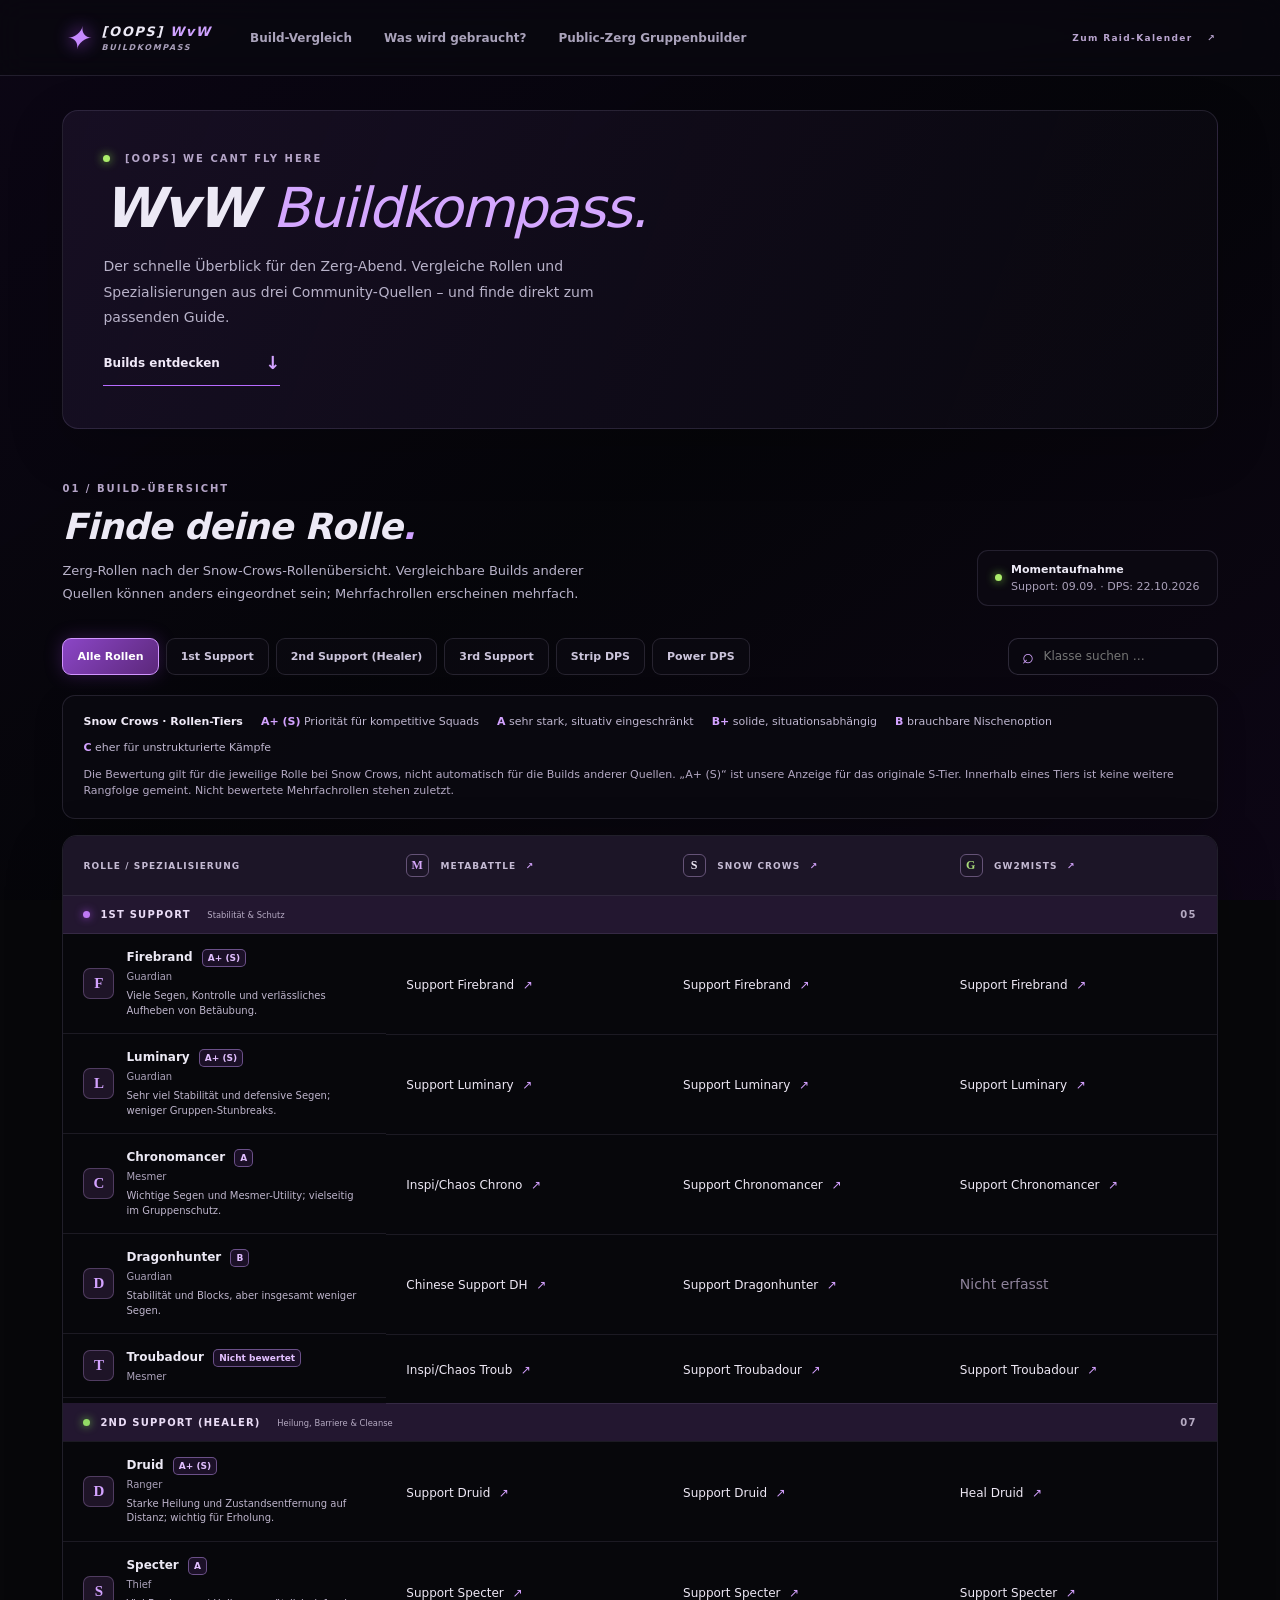
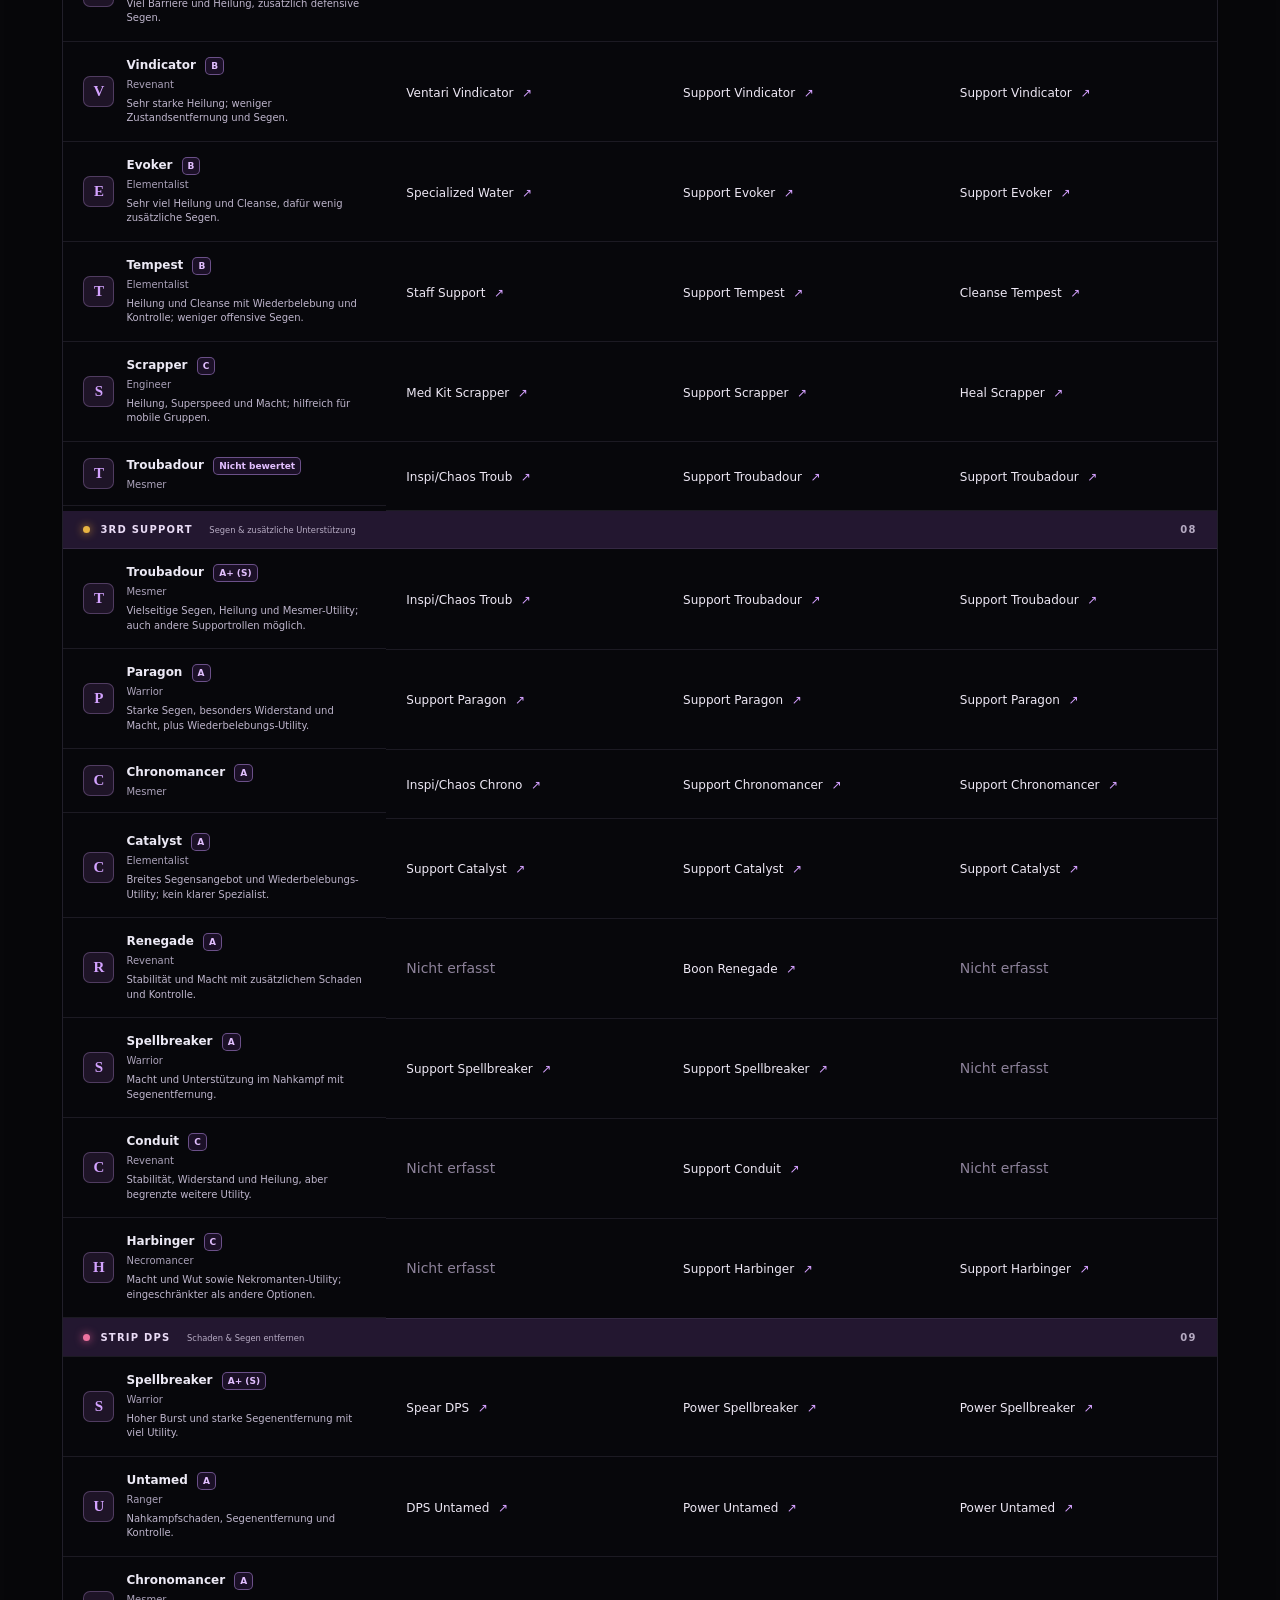
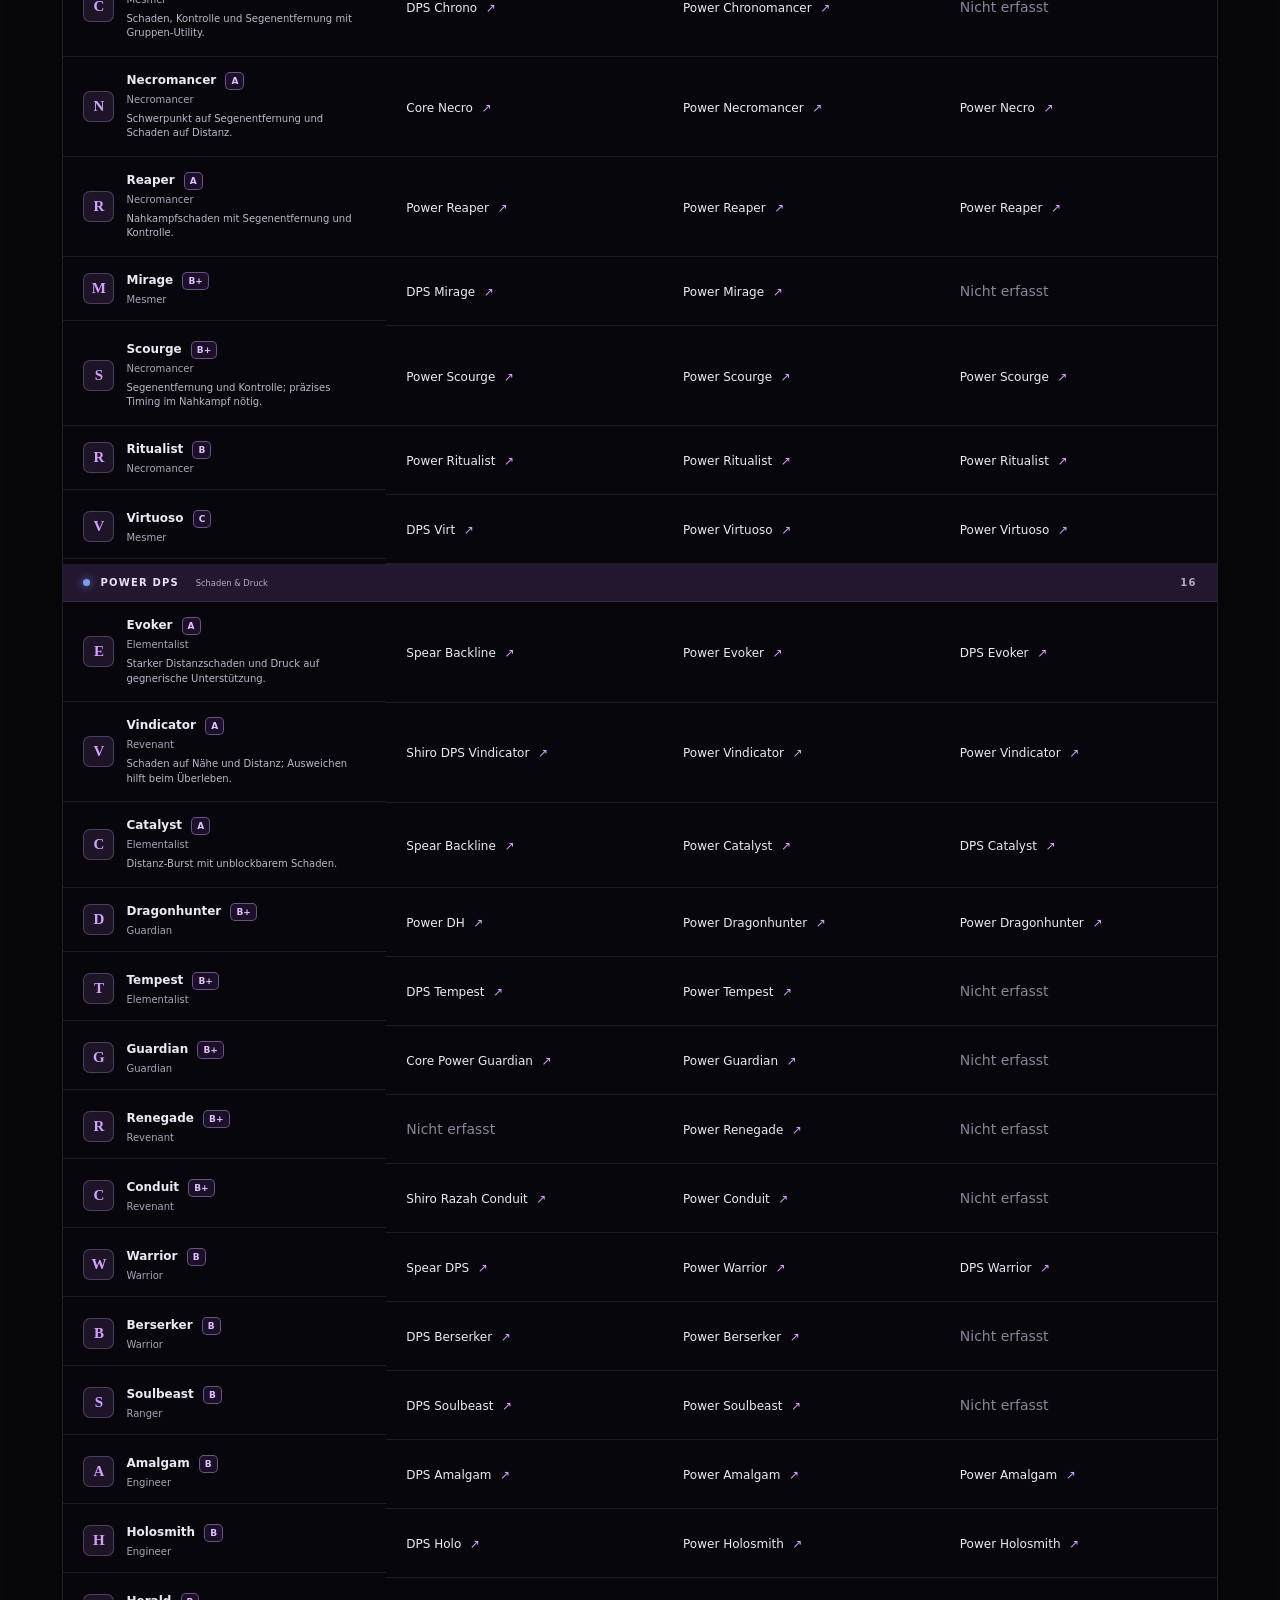
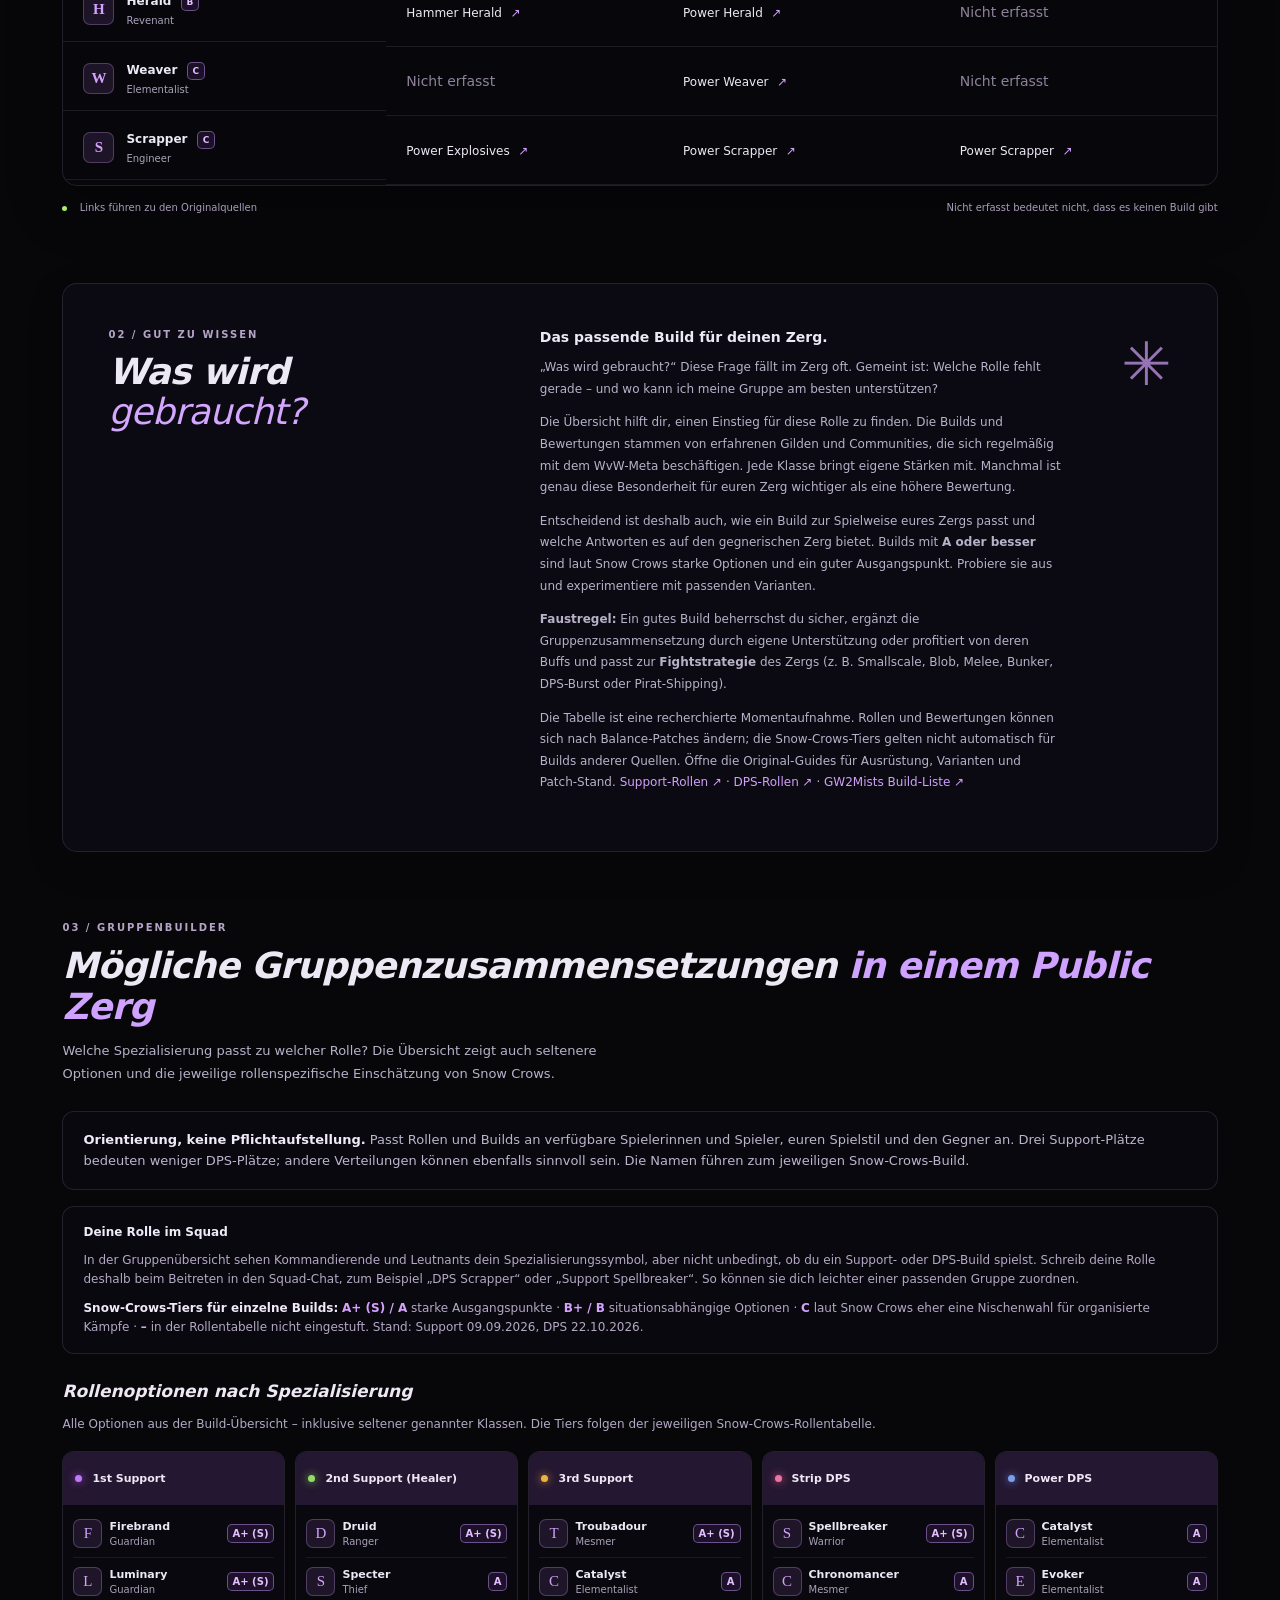
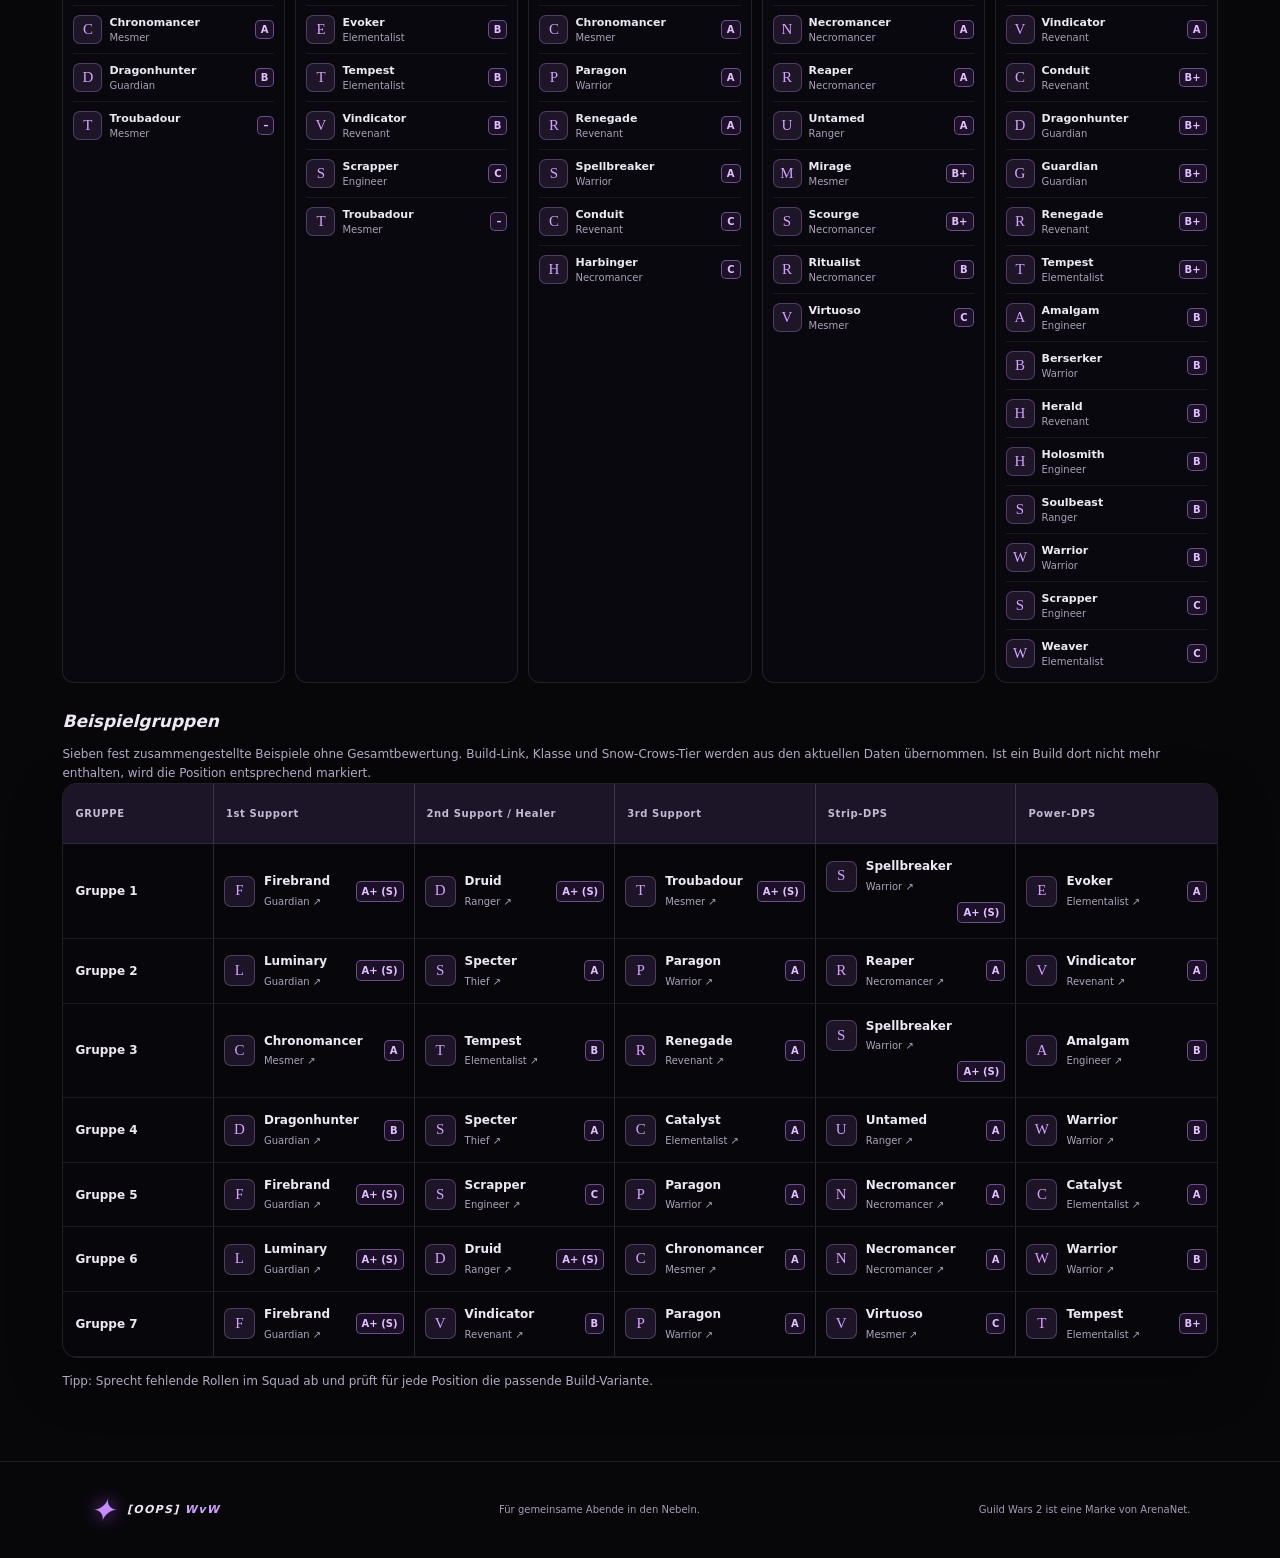
<file: builds/index.html>
<!doctype html>
<html lang="de">

<head>
    <meta charset="utf-8">
    <meta name="viewport" content="width=device-width, initial-scale=1">
    <meta name="description" content="WvW-Zerg-Builds nach Rolle und Quelle vergleichen.">
    <title>Buildkompass · WvW</title>
    <link rel="stylesheet" href="style.css">
</head>

<body>
    <header>
        <div class="brand"><span class="brandmark">✦</span><span>[OOPS] <span
                    class="accent">WvW</span><small>BUILDKOMPASS</small></span></div>
        <nav aria-label="Seitennavigation">
            <a href="#vergleich">Build-Vergleich</a>
            <a href="#quellen">Was wird gebraucht?</a>
            <a href="#gruppenbuilder">Public-Zerg Gruppenbuilder</a>
        </nav>
        <a class="header-tag" href="https://raids.joinoops.win/" target="_blank" rel="noopener noreferrer">Zum Raid-Kalender <span aria-hidden="true">↗</span></a>
    </header>
    <main>
        <section class="hero">
            <div class="hero-copy">
                <div class="eyebrow"><span class="dot"></span> [OOPS] WE CANT FLY HERE</div>
                <h1>WvW <em>Buildkompass.</em></h1>
                <p>Der schnelle Überblick für den Zerg-Abend. Vergleiche Rollen und Spezialisierungen aus
                    drei Community-Quellen – und finde direkt zum passenden Guide.</p><a class="hero-link"
                    href="#vergleich">Builds entdecken <span>↓</span></a>
            </div>
        </section>
        <section class="overview" id="vergleich">
            <div class="section-top">
                <div>
                    <div class="eyebrow gold">01 / BUILD-ÜBERSICHT</div>
                    <h2>Finde deine Rolle<span class="accent">.</span></h2>
                    <p>Zerg-Rollen nach der Snow-Crows-Rollenübersicht. Vergleichbare Builds anderer Quellen können
                        anders eingeordnet sein; Mehrfachrollen erscheinen mehrfach.</p>
                </div>
                <div class="snapshot"><span class="dot"></span>
                    <div><b>Momentaufnahme</b><small>Support: 09.09. · DPS: 22.10.2026</small></div>
                </div>
            </div>
            <div class="toolbar">
                <div class="filters" role="group" aria-label="Nach Rolle filtern"><button class="selected"
                        data-role="Alle">Alle Rollen</button><button data-role="1st Support">1st Support</button><button
                        data-role="2nd Support (Healer)">2nd Support (Healer)</button><button
                        data-role="3rd Support">3rd Support</button><button data-role="Strip DPS">Strip
                        DPS</button><button data-role="Power DPS">Power DPS</button></div><label
                    class="search"><span>⌕</span><input id="search" type="search" placeholder="Klasse suchen …"
                        aria-label="Klasse oder Build suchen"></label>
            </div>
            <div class="tier-legend"><strong>Snow Crows · Rollen-Tiers</strong><span><b>A+ (S)</b> Priorität für
                    kompetitive Squads</span><span><b>A</b> sehr stark, situativ eingeschränkt</span><span><b>B+</b>
                    solide, situationsabhängig</span><span><b>B</b> brauchbare Nischenoption</span><span><b>C</b> eher
                    für unstrukturierte Kämpfe</span>
                <p>Die Bewertung gilt für die jeweilige Rolle bei Snow Crows, nicht automatisch für die Builds anderer
                    Quellen. „A+ (S)“ ist unsere Anzeige für das originale S-Tier. Innerhalb eines Tiers ist keine
                    weitere Rangfolge gemeint. Nicht bewertete Mehrfachrollen stehen zuletzt.</p>
            </div>
            <div class="table-wrap">
                <table>
                    <thead>
                        <tr>
                            <th>ROLLE / SPEZIALISIERUNG</th>
                            <th><span class="source-icon mb">M</span> METABATTLE <a
                                    href="https://metabattle.com/wiki/WvW" target="_blank" rel="noopener">↗</a></th>
                            <th><span class="source-icon sc">S</span> SNOW CROWS <a
                                    href="https://snowcrows.com/builds/wvw" target="_blank" rel="noopener">↗</a></th>
                            <th><span class="source-icon gm">G</span> GW2MISTS <a
                                    href="https://gw2mists.com/de/community/builds" target="_blank" rel="noopener">↗</a>
                            </th>
                        </tr>
                    </thead>
                    <tbody id="rows"></tbody>
                </table>
                <p id="empty" hidden>Keine passenden Builds gefunden. Versuche einen anderen Suchbegriff.</p>
            </div>
            <div class="table-footer"><span><i class="dot"></i> Links führen zu den Originalquellen</span><span>Nicht
                    erfasst bedeutet nicht, dass es keinen Build gibt</span></div>
        </section>

        <section class="note" id="quellen">
            <div>
                <div class="eyebrow gold">02 / GUT ZU WISSEN</div>
                <h2>Was wird<br><em>gebraucht?</em></h2>
            </div>
            <div>
                <h3>Das passende Build für deinen Zerg.</h3>
                <p>„Was wird gebraucht?“ Diese Frage fällt im Zerg oft. Gemeint ist: Welche Rolle fehlt gerade – und wo
                    kann ich meine Gruppe am besten unterstützen?</p>
                <p>Die Übersicht hilft dir, einen Einstieg für diese Rolle zu finden. Die Builds und Bewertungen stammen
                    von erfahrenen Gilden und Communities, die sich regelmäßig mit dem WvW-Meta beschäftigen. Jede
                    Klasse bringt eigene Stärken mit. Manchmal ist genau diese Besonderheit für euren Zerg wichtiger als
                    eine höhere Bewertung.</p>
                <p>Entscheidend ist deshalb auch, wie ein Build zur Spielweise eures Zergs passt und welche Antworten es
                    auf den gegnerischen Zerg bietet. Builds mit <strong>A oder besser</strong> sind laut Snow Crows
                    starke Optionen und ein guter Ausgangspunkt. Probiere sie aus und experimentiere mit passenden
                    Varianten.</p>
                <p><strong>Faustregel:</strong> Ein gutes Build beherrschst du sicher, ergänzt die Gruppenzusammensetzung
                    durch eigene Unterstützung oder profitiert von deren Buffs und passt zur
                    <strong>Fightstrategie</strong> des Zergs (z. B. Smallscale, Blob, Melee, Bunker, DPS-Burst oder
                    Pirat-Shipping).</p>
                <p class="source-note">Die Tabelle ist eine recherchierte Momentaufnahme. Rollen und Bewertungen können
                    sich nach Balance-Patches ändern; die Snow-Crows-Tiers gelten nicht automatisch für Builds anderer
                    Quellen. Öffne die Original-Guides für Ausrüstung, Varianten und Patch-Stand. <a
                        href="https://snowcrows.com/news/wvw/wvw-tier-list-for-support-builds-august-2026">Support-Rollen
                        ↗</a> · <a
                        href="https://snowcrows.com/news/wvw/wvw-tier-list-for-dps-builds-august-2026">DPS-Rollen ↗</a>
                    · <a href="https://gw2mists.com/en/builds" target="_blank" rel="noopener">GW2Mists Build-Liste ↗</a>
                </p>
            </div>
            <div class="note-number">✳</div>
        </section>
        <section class="builder" id="gruppenbuilder" aria-labelledby="builder-title">
            <div class="section-top"><div><div class="eyebrow gold">03 / GRUPPENBUILDER</div>
                <h2 id="builder-title">Mögliche Gruppenzusammensetzungen <span class="accent">in einem Public Zerg</span></h2>
                <p>Welche Spezialisierung passt zu welcher Rolle? Die Übersicht zeigt auch seltenere Optionen und die jeweilige rollenspezifische Einschätzung von Snow Crows.</p>
            </div></div>
            <div class="builder-intro"><strong>Orientierung, keine Pflichtaufstellung.</strong> Passt Rollen und Builds an verfügbare Spielerinnen und Spieler, euren Spielstil und den Gegner an. Drei Support-Plätze bedeuten weniger DPS-Plätze; andere Verteilungen können ebenfalls sinnvoll sein. Die Namen führen zum jeweiligen Snow-Crows-Build.</div>
            <div class="builder-rating"><strong>Deine Rolle im Squad</strong><p>In der Gruppenübersicht sehen Kommandierende und Leutnants dein Spezialisierungssymbol, aber nicht unbedingt, ob du ein Support- oder DPS-Build spielst. Schreib deine Rolle deshalb beim Beitreten in den Squad-Chat, zum Beispiel „DPS Scrapper“ oder „Support Spellbreaker“. So können sie dich leichter einer passenden Gruppe zuordnen.</p><p><strong>Snow-Crows-Tiers für einzelne Builds:</strong> <b>A+ (S) / A</b> starke Ausgangspunkte · <b>B+ / B</b> situationsabhängige Optionen · <b>C</b> laut Snow Crows eher eine Nischenwahl für organisierte Kämpfe · <b>–</b> in der Rollentabelle nicht eingestuft. Stand: Support 09.09.2026, DPS 22.10.2026.</p></div>
            <h3 class="role-options-title">Rollenoptionen nach Spezialisierung</h3><p class="builder-foot">Alle Optionen aus der Build-Übersicht – inklusive seltener genannter Klassen. Die Tiers folgen der jeweiligen Snow-Crows-Rollentabelle.</p>
            <div id="role-options" class="role-options" aria-label="Spezialisierungen nach Rolle"><p>Rollenoptionen werden geladen …</p></div>
            <h3 class="role-options-title">Beispielgruppen</h3><p class="builder-foot">Sieben fest zusammengestellte Beispiele ohne Gesamtbewertung. Build-Link, Klasse und Snow-Crows-Tier werden aus den aktuellen Daten übernommen. Ist ein Build dort nicht mehr enthalten, wird die Position entsprechend markiert.</p>
            <div class="table-wrap builder-wrap"><table class="builder-table"><caption class="sr-only">Sieben beispielhafte Zerg-Gruppen mit Snow-Crows-Rollentiers</caption><thead><tr><th scope="col">GRUPPE</th><th scope="col">1st Support</th><th scope="col">2nd Support / Healer</th><th scope="col">3rd Support</th><th scope="col">Strip-DPS</th><th scope="col">Power-DPS</th></tr></thead><tbody id="example-groups"></tbody></table></div>
            <p class="builder-foot">Tipp: Sprecht fehlende Rollen im Squad ab und prüft für jede Position die passende Build-Variante.</p>
        </section>
    </main>
    <footer>
        <div class="brand"><span class="brandmark">✦</span><span>[OOPS] <span class="accent">WvW</span></span></div>
        <span>Für gemeinsame Abende in den Nebeln.</span><span>Guild Wars 2 ist eine Marke von ArenaNet.</span>
    </footer>
    <script src="icons.js"></script>
    <script src="app.js"></script>
</body>

</html>
</file>
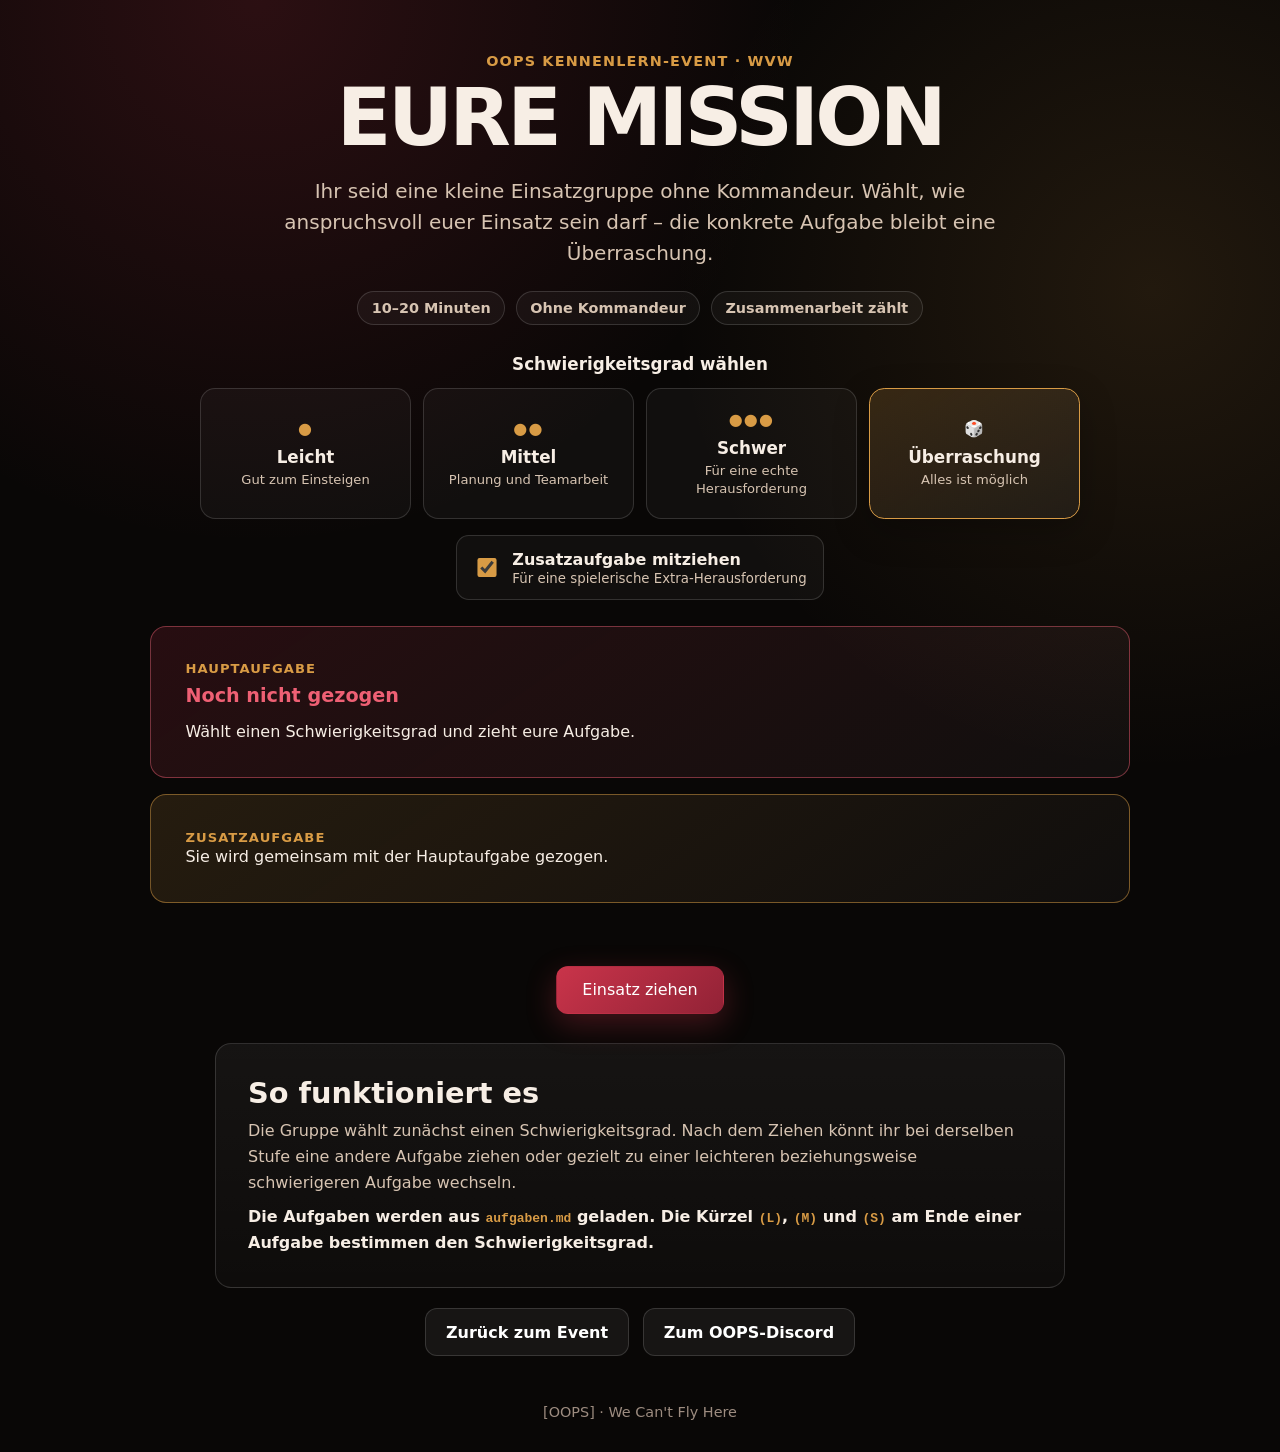
<file: aufgaben.html>
<!doctype html>
<html lang="de">
<head>
  <meta charset="utf-8">
  <meta name="viewport" content="width=device-width, initial-scale=1">
  <meta name="description" content="Zufällige WvW-Gruppenaufgaben für das OOPS Kennenlern-Event.">
  <meta name="theme-color" content="#120b09">
  <title>[OOPS] Einsatzgruppen-Aufgabe</title>
  <link rel="stylesheet" href="styles.css">
  <link rel="stylesheet" href="aufgaben.css">
  <script src="aufgaben.js" defer></script>
</head>
<body>
  <main>
    <section class="hero task-page" id="task-page" aria-labelledby="task-title">
      <div class="eyebrow">OOPS Kennenlern-Event · WvW</div>
      <h1 id="task-title">Eure Mission</h1>

      <div class="before-draw">
        <p class="intro">Ihr seid eine kleine Einsatzgruppe ohne Kommandeur. Wählt, wie anspruchsvoll euer Einsatz sein darf – die konkrete Aufgabe bleibt eine Überraschung.</p>

        <div class="task-rules" aria-label="Rahmenbedingungen">
          <span>10–20 Minuten</span>
          <span>Ohne Kommandeur</span>
          <span>Zusammenarbeit zählt</span>
        </div>

        <fieldset class="difficulty-picker">
          <legend>Schwierigkeitsgrad wählen</legend>
          <div class="difficulty-options">
            <label class="difficulty-option difficulty-easy">
              <input type="radio" name="difficulty" value="L">
              <span class="difficulty-symbol" aria-hidden="true">●</span>
              <strong>Leicht</strong>
              <small>Gut zum Einsteigen</small>
            </label>
            <label class="difficulty-option difficulty-medium">
              <input type="radio" name="difficulty" value="M">
              <span class="difficulty-symbol" aria-hidden="true">●●</span>
              <strong>Mittel</strong>
              <small>Planung und Teamarbeit</small>
            </label>
            <label class="difficulty-option difficulty-hard">
              <input type="radio" name="difficulty" value="S">
              <span class="difficulty-symbol" aria-hidden="true">●●●</span>
              <strong>Schwer</strong>
              <small>Für eine echte Herausforderung</small>
            </label>
            <label class="difficulty-option difficulty-random">
              <input type="radio" name="difficulty" value="random" checked>
              <span class="difficulty-symbol" aria-hidden="true">🎲</span>
              <strong>Überraschung</strong>
              <small>Alles ist möglich</small>
            </label>
          </div>
        </fieldset>

        <label class="bonus-toggle">
          <input type="checkbox" id="include-bonus" checked>
          <span>
            <strong>Zusatzaufgabe mitziehen</strong>
            <small>Für eine spielerische Extra-Herausforderung</small>
          </span>
        </label>
      </div>

      <section class="mission-panel" aria-live="polite" aria-atomic="true">
        <div class="mission-card main-mission-card">
          <div class="mission-heading">
            <p class="mission-label">Hauptaufgabe</p>
            <span class="difficulty-badge" id="difficulty-badge" hidden></span>
          </div>
          <p class="mission-category" id="category">Noch nicht gezogen</p>
          <p class="mission-text" id="main-task">Wählt einen Schwierigkeitsgrad und zieht eure Aufgabe.</p>
        </div>

        <div class="mission-card bonus-card" id="bonus-card">
          <p class="mission-label">Zusatzaufgabe</p>
          <p class="mission-text" id="bonus-task">Sie wird gemeinsam mit der Hauptaufgabe gezogen.</p>
        </div>

        <div class="mission-guidance" hidden>
          <p>Passt Ziel, Karte oder Feste gemeinsam an die aktuelle Spielsituation an. Ein guter Plan, klare Rollen und Zusammenarbeit sind wichtiger als ein perfekter Erfolg.</p>
        </div>

        <p class="mission-time" hidden>Plant für euren Einsatz etwa 15 Minuten ein.</p>
        <p id="task-status" class="status" role="status"></p>
      </section>

      <div class="actions task-actions before-draw">
        <button class="button primary" id="draw-task" type="button">Einsatz ziehen</button>
      </div>

      <div class="actions task-actions after-draw" hidden>
        <button class="button secondary difficulty-action" id="draw-easier" type="button">Leichter</button>
        <button class="button primary" id="draw-again" type="button">Andere Aufgabe</button>
        <button class="button secondary difficulty-action" id="draw-harder" type="button">Schwieriger</button>
        <button class="button secondary" id="copy-task" type="button">Aufgabe kopieren</button>
        <button class="button text-button" id="change-selection" type="button">Auswahl ändern</button>
      </div>

      <div class="event-info compact-info before-draw">
        <h2>So funktioniert es</h2>
        <p>Die Gruppe wählt zunächst einen Schwierigkeitsgrad. Nach dem Ziehen könnt ihr bei derselben Stufe eine andere Aufgabe ziehen oder gezielt zu einer leichteren beziehungsweise schwierigeren Aufgabe wechseln.</p>
        <p class="note">Die Aufgaben werden aus <code>aufgaben.md</code> geladen. Die Kürzel <code>(L)</code>, <code>(M)</code> und <code>(S)</code> am Ende einer Aufgabe bestimmen den Schwierigkeitsgrad.</p>
      </div>

      <div class="actions back-link before-draw">
        <a class="button secondary" href="index.html">Zurück zum Event</a>
        <a class="button secondary" href="https://discord.gg/EwYqEqCdZz" target="_blank" rel="noopener noreferrer">Zum OOPS-Discord</a>
      </div>
    </section>
  </main>
  <footer><span>[OOPS] · We Can't Fly Here</span></footer>
</body>
</html>
</file>
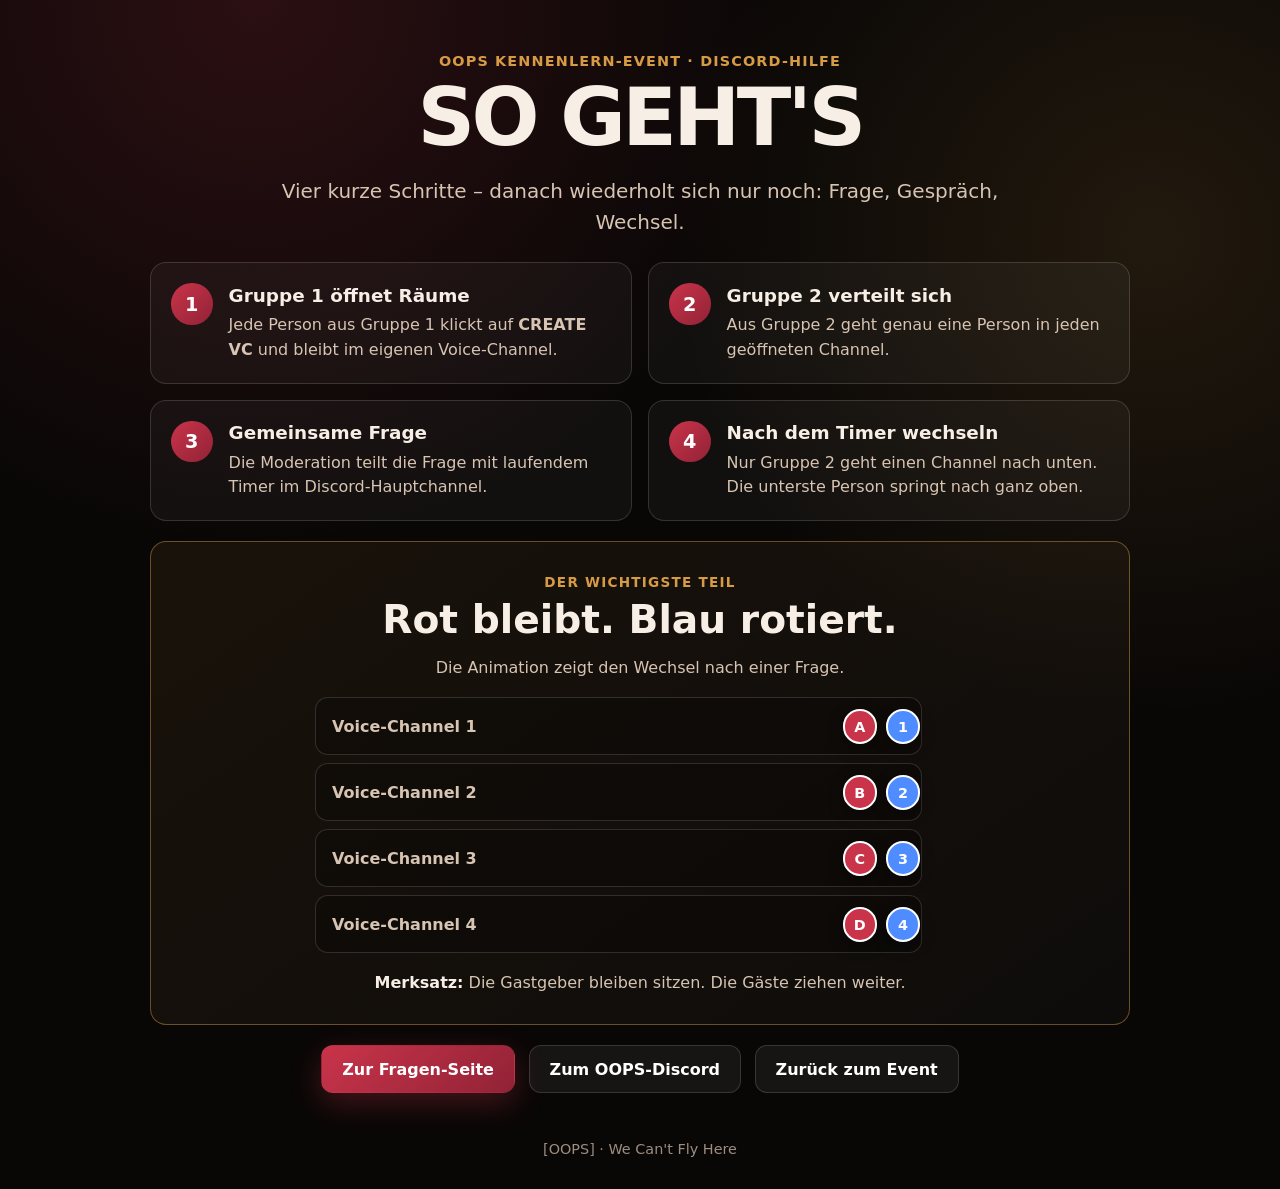
<file: fragen-help.html>
<!doctype html>
<html lang="de">
<head>
  <meta charset="utf-8">
  <meta name="viewport" content="width=device-width, initial-scale=1">
  <meta name="description" content="Kurze Erklärung des OOPS Member-Speeddatings im Discord.">
  <meta name="theme-color" content="#120b09">
  <title>[OOPS] So funktioniert das Member-Speeddating</title>
  <link rel="stylesheet" href="styles.css">
  <link rel="stylesheet" href="fragen.css">
</head>
<body>
  <main>
    <section class="hero question-page help-page" aria-labelledby="page-title">
      <div class="eyebrow">OOPS Kennenlern-Event · Discord-Hilfe</div>
      <h1 id="page-title">So geht's</h1>
      <p class="intro">Vier kurze Schritte – danach wiederholt sich nur noch: Frage, Gespräch, Wechsel.</p>

      <div class="method-steps">
        <article class="method-step">
          <span class="step-number">1</span>
          <div>
            <h2>Gruppe 1 öffnet Räume</h2>
            <p>Jede Person aus Gruppe 1 klickt auf <strong>CREATE VC</strong> und bleibt im eigenen Voice-Channel.</p>
          </div>
        </article>
        <article class="method-step">
          <span class="step-number">2</span>
          <div>
            <h2>Gruppe 2 verteilt sich</h2>
            <p>Aus Gruppe 2 geht genau eine Person in jeden geöffneten Channel.</p>
          </div>
        </article>
        <article class="method-step">
          <span class="step-number">3</span>
          <div>
            <h2>Gemeinsame Frage</h2>
            <p>Die Moderation teilt die Frage mit laufendem Timer im Discord-Hauptchannel.</p>
          </div>
        </article>
        <article class="method-step">
          <span class="step-number">4</span>
          <div>
            <h2>Nach dem Timer wechseln</h2>
            <p>Nur Gruppe 2 geht einen Channel nach unten. Die unterste Person springt nach ganz oben.</p>
          </div>
        </article>
      </div>

      <section class="rotation-demo" aria-labelledby="rotation-title">
        <p class="rotation-kicker">Der wichtigste Teil</p>
        <h2 id="rotation-title">Rot bleibt. Blau rotiert.</h2>
        <p class="rotation-intro">Die Animation zeigt den Wechsel nach einer Frage.</p>

        <div class="discord-channel-demo" aria-label="Animierte Darstellung von vier Voice-Channels">
          <div class="demo-channel"><span>Voice-Channel 1</span><b class="host-token">A</b></div>
          <div class="demo-channel"><span>Voice-Channel 2</span><b class="host-token">B</b></div>
          <div class="demo-channel"><span>Voice-Channel 3</span><b class="host-token">C</b></div>
          <div class="demo-channel"><span>Voice-Channel 4</span><b class="host-token">D</b></div>

          <b class="guest-token guest-1">1</b>
          <b class="guest-token guest-2">2</b>
          <b class="guest-token guest-3">3</b>
          <b class="guest-token guest-4">4</b>
        </div>

        <p class="rotation-summary">
          <strong>Merksatz:</strong> Die Gastgeber bleiben sitzen. Die Gäste ziehen weiter.
        </p>
      </section>

      <div class="actions back-link">
        <a class="button primary" href="fragen.html">Zur Fragen-Seite</a>
        <a class="button secondary" href="https://discord.gg/EwYqEqCdZz" target="_blank" rel="noopener noreferrer">Zum OOPS-Discord</a>
        <a class="button secondary" href="index.html">Zurück zum Event</a>
      </div>
    </section>
  </main>

  <footer><span>[OOPS] · We Can't Fly Here</span></footer>
</body>
</html>
</file>
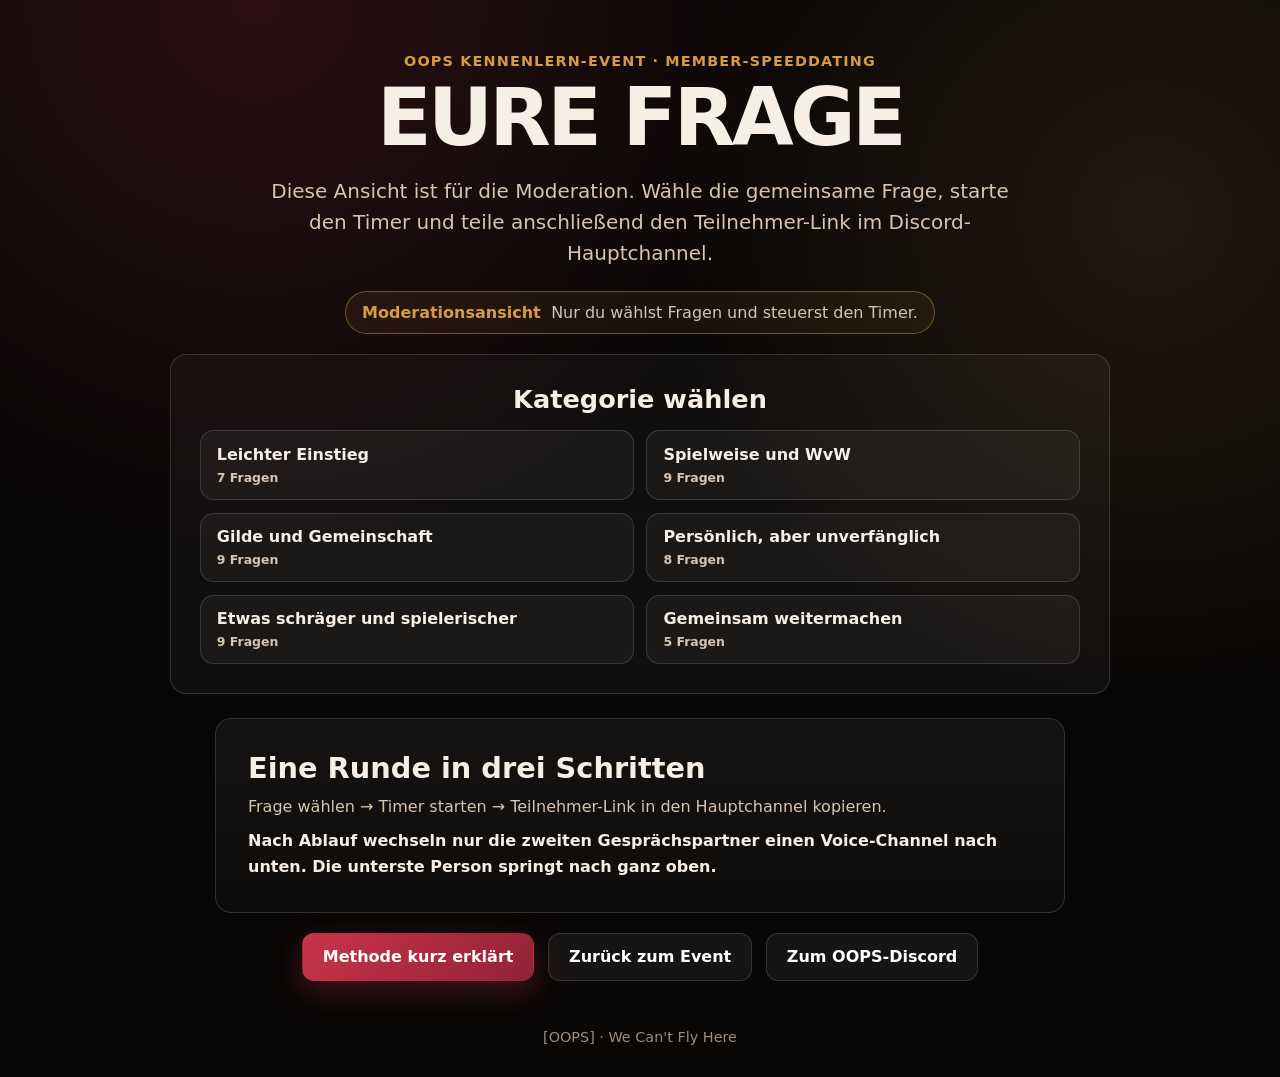
<file: fragen.html>
<!doctype html>
<html lang="de">
<head>
  <meta charset="utf-8">
  <meta name="viewport" content="width=device-width, initial-scale=1">
  <meta name="description" content="Gemeinsame Gesprächsfragen und Timer für das OOPS Member-Speeddating.">
  <meta name="theme-color" content="#120b09">
  <title>[OOPS] Speeddating-Frage</title>
  <link rel="stylesheet" href="styles.css">
  <link rel="stylesheet" href="fragen.css">
  <script src="fragen.js" defer></script>
</head>
<body>
  <main>
    <section class="hero question-page" id="question-page" aria-labelledby="page-title">
      <div class="eyebrow">OOPS Kennenlern-Event · Member-Speeddating</div>
      <h1 id="page-title">Eure Frage</h1>

      <div class="before-question">
        <p class="intro">
          Diese Ansicht ist für die Moderation. Wähle die gemeinsame Frage,
          starte den Timer und teile anschließend den Teilnehmer-Link im Discord-Hauptchannel.
        </p>

        <div class="role-note" role="note">
          <strong>Moderationsansicht</strong>
          <span>Nur du wählst Fragen und steuerst den Timer.</span>
        </div>

        <div class="category-panel" aria-labelledby="category-title">
          <h2 id="category-title">Kategorie wählen</h2>
          <div class="category-buttons" id="category-buttons"></div>
        </div>

        <div class="event-info compact-info">
          <h2>Eine Runde in drei Schritten</h2>
          <p>Frage wählen → Timer starten → Teilnehmer-Link in den Hauptchannel kopieren.</p>
          <p class="note">
            Nach Ablauf wechseln nur die zweiten Gesprächspartner einen Voice-Channel nach unten.
            Die unterste Person springt nach ganz oben.
          </p>
        </div>

        <div class="actions back-link">
          <a class="button primary" href="fragen-help.html">Methode kurz erklärt</a>
          <a class="button secondary" href="index.html">Zurück zum Event</a>
          <a class="button secondary" href="https://discord.gg/EwYqEqCdZz" target="_blank" rel="noopener noreferrer">Zum OOPS-Discord</a>
        </div>
      </div>

      <section class="participant-waiting" id="participant-waiting" hidden aria-live="polite">
        <p class="question-label">Member-Speeddating</p>
        <h2>Wartet auf die nächste Frage</h2>
        <p id="participant-waiting-text">
          Die Moderation veröffentlicht den Link zur gemeinsamen Frage im Discord-Hauptchannel.
        </p>
        <a class="button secondary" href="fragen-help.html">Wie funktioniert der Wechsel?</a>
      </section>

      <section class="question-result" aria-live="polite" hidden>
        <article class="question-card">
          <p class="question-label">Gesprächsrunde</p>
          <p class="question-category" id="question-category"></p>
          <p class="question-text" id="question-text"></p>
        </article>

        <div class="question-guidance">
          <p>
            Hört einander zu, fragt gern nach und sucht nach Gemeinsamkeiten.
            Jede Person darf eine Antwort auch kurz halten oder passen.
          </p>
        </div>

        <section class="timer-panel" aria-labelledby="timer-title">
          <h2 id="timer-title">Gesprächszeit</h2>

          <div class="timer-setup" id="timer-setup" data-moderator-only>
            <p>Timer starten:</p>
            <div class="timer-options" aria-label="Gesprächsdauer wählen">
              <button class="button timer-choice" type="button" data-minutes="1">1 Minute</button>
              <button class="button timer-choice" type="button" data-minutes="2">2 Minuten</button>
              <button class="button timer-choice" type="button" data-minutes="3">3 Minuten</button>
              <button class="button timer-choice" type="button" data-minutes="5">5 Minuten</button>
            </div>
          </div>

          <p class="timer-waiting" id="timer-waiting" hidden>
            Wartet auf den Start der Gesprächsrunde.
          </p>

          <div class="timer-running" id="timer-running" hidden>
            <div class="timer-display" id="timer-display" aria-live="off">03:00</div>
            <div class="timer-track" role="progressbar" aria-label="Verbleibende Gesprächszeit"
                 aria-valuemin="0" aria-valuemax="100" aria-valuenow="100">
              <div class="timer-progress" id="timer-progress"></div>
            </div>
            <button class="button secondary timer-stop" id="timer-stop" type="button" data-moderator-only>Timer stoppen</button>
          </div>
        </section>

        <section class="rotation-instruction" id="rotation-instruction" hidden aria-live="assertive">
          <p class="rotation-kicker">Zeit – jetzt wechseln!</p>
          <h2>Die zweite Gesprächsperson geht einen Channel nach unten.</h2>
          <p>
            Wer im untersten Voice-Channel ist, wechselt nach ganz oben.
            Gruppe 1 bleibt in ihren Channels. Wartet danach auf die nächste Frage im Hauptchannel.
          </p>
          <div class="mini-rotation" aria-hidden="true">
            <span>1 ↓</span><span>2 ↓</span><span>…</span><span>letzte ↟ nach oben</span>
          </div>
        </section>

        <p id="question-status" class="status" role="status"></p>

        <div class="actions question-actions" data-moderator-only>
          <button class="button primary" id="draw-again" type="button">Andere Frage dieser Kategorie</button>
          <button class="button secondary" id="choose-category" type="button">Andere Kategorie</button>
          <button class="button secondary" id="copy-link" type="button">Teilnehmer-Link kopieren</button>
        </div>
      </section>

      <noscript>
        <div class="event-info">
          <p>Für Fragen und gemeinsamen Timer muss JavaScript aktiviert sein.</p>
        </div>
      </noscript>
    </section>
  </main>

  <footer><span>[OOPS] · We Can't Fly Here</span></footer>
</body>
</html>
</file>
<file: builds/style.css>
@import url('https://fonts.googleapis.com/css2?family=DM+Sans:wght@400;500;600;700&family=DM+Serif+Display:ital@0;1&display=swap');
.tier-legend{display:flex;gap:10px 18px;flex-wrap:wrap;align-items:center;padding:18px 20px;margin-bottom:16px;border:1px solid #3c493d;background:#1c2520;color:#aeb8ad;font-size:11px;line-height:1.5}.tier-legend strong{color:#e8e9df}.tier-legend b{color:#e2c580}.tier-legend p{width:100%;margin:0;color:#9ea99d}.tier{display:inline-block;border:1px solid #8e805b;padding:3px 5px;margin-left:5px;color:#e4c87e;font-size:9px;white-space:nowrap}.class-name small.why{max-width:245px;line-height:1.45;color:#aab4a7;margin-top:7px}.role-4{background:#d47d70}
:root{--bg:#111615;--panel:#1b2220;--line:#353c38;--text:#f1f0e9;--muted:#a4aba2;--gold:#d7b66f}*{box-sizing:border-box}html{scroll-behavior:smooth}body{margin:0;background:var(--bg);color:var(--text);font-family:'DM Sans',sans-serif;font-size:14px}a{color:inherit;text-decoration:none}a:focus-visible,button:focus-visible,input:focus-visible{outline:2px solid #e5c47e;outline-offset:3px}header{height:78px;border-bottom:1px solid #333a35;display:flex;align-items:center;padding:0 7%;gap:70px}.brand{display:flex;align-items:center;gap:10px;font-size:13px;font-weight:700;letter-spacing:.14em}.brandmark{font-size:31px;color:var(--gold);font-weight:400}.brand small{display:block;color:#8c958c;font-size:8px;letter-spacing:.2em;margin-top:4px}.accent{color:var(--gold)}nav{display:flex;align-self:stretch;gap:32px}nav a{display:flex;align-items:center;color:#9da49c;font-size:12px}nav a.active{border-bottom:2px solid var(--gold);color:#eee}.header-tag{margin-left:auto;font-size:9px;letter-spacing:.15em;color:#b7c0b4}.header-tag span{color:var(--gold);padding-left:10px}main{max-width:1600px;margin:auto}.hero{min-height:440px;display:grid;grid-template-columns:1fr .9fr;overflow:hidden;border-bottom:1px solid var(--line)}.hero-copy{padding:78px 0 70px 12%;position:relative;z-index:1}.eyebrow{font-size:10px;font-weight:700;letter-spacing:.2em;color:#c5cbc2}.dot{display:inline-block;width:7px;height:7px;border-radius:50%;background:#b9c89d;margin-right:9px}.gold{color:var(--gold)}h1,h2{font-family:'DM Serif Display',Georgia,serif;font-weight:400;margin:20px 0}h1{font-size:clamp(48px,5.4vw,77px);line-height:1.02;letter-spacing:-.03em}h1 em,.note em{color:var(--gold);font-weight:400}.hero p,.section-top p,.note p{color:#adb5ab;line-height:1.8;max-width:560px}.hero p{font-size:15px;margin:23px 0 29px}.hero-link{display:inline-flex;gap:45px;align-items:center;border-bottom:1px solid var(--gold);padding-bottom:12px;font-size:12px;font-weight:700}.hero-link span{color:var(--gold);font-size:18px}.hero-art{position:relative;min-height:420px;overflow:hidden;background:radial-gradient(ellipse at 65% 48%,#485149 0,#252e28 35%,#151c19 72%)}.hero-art:before,.hero-art:after{content:'';position:absolute;background:#b49b6b;opacity:.18;transform:rotate(-29deg);width:1px;height:150%;top:-30%;left:55%}.hero-art:after{transform:rotate(58deg);left:62%}.rings{position:absolute;border:1px solid #b39d73;border-radius:50%;opacity:.25;aspect-ratio:1;top:50%;left:56%;transform:translate(-50%,-50%)}.r1{width:330px}.r2{width:410px}.compass{position:absolute;left:56%;top:50%;transform:translate(-50%,-50%);font-size:240px;line-height:1;color:#d1bd92;opacity:.62}.art-text{position:absolute;right:12%;top:17%;font-family:Georgia,serif;font-size:11px;letter-spacing:.25em;line-height:1.8;color:#b6b9a8}.coords{position:absolute;right:12%;bottom:12%;font-size:9px;letter-spacing:.2em;color:#b6b9a8}.overview{padding:76px 7% 82px}.section-top{display:flex;justify-content:space-between;gap:25px;align-items:end}.section-top h2,.note h2{font-size:42px;letter-spacing:-.02em;margin:12px 0}.section-top p{margin:0;font-size:13px}.snapshot{display:flex;align-items:center;border:1px solid #3b443d;padding:12px 17px;white-space:nowrap}.snapshot b,.snapshot small{display:block;font-size:11px}.snapshot small{color:#969f95;margin-top:4px}.toolbar{display:flex;justify-content:space-between;gap:20px;margin:42px 0 20px}.filters{display:flex;flex-wrap:wrap;gap:5px}.filters button{border:1px solid transparent;background:none;color:#aab2a8;padding:11px 14px;cursor:pointer;font:inherit;font-size:11px}.filters button.selected{background:#d7b66f;color:#19201b;font-weight:700}.search{border:1px solid #414a41;display:flex;align-items:center;padding:0 13px;color:var(--gold);min-width:190px;font-size:20px}.search input{background:none;border:0;color:#eee;padding:10px;font:inherit;font-size:12px;width:100%;outline:0}.table-wrap{overflow-x:auto;border:1px solid #343c36}table{border-collapse:collapse;width:100%;min-width:800px;text-align:left;table-layout:fixed}th,td{padding:15px 20px;border-bottom:1px solid #303832}thead th{font-size:9px;letter-spacing:.12em;color:#acb5a9;background:#202824;height:60px}thead th:first-child{width:28%}thead a{color:#8a9488;margin-left:5px}.source-icon{display:inline-grid;place-items:center;width:23px;height:23px;border:1px solid #566053;margin-right:7px;font-family:Georgia,serif;font-size:12px;color:#e3c183}.sc{color:#d8dfdf}.gm{color:#a6c6ad}.group th{padding:13px 20px;background:#242d27;font-size:10px;letter-spacing:.12em;color:#e4e5d9}.group small{color:#88958a;font-weight:400;letter-spacing:0;text-transform:none;margin-left:12px}.role-dot{width:7px;height:7px;display:inline-block;background:#d9b66f;border-radius:50%;margin-right:10px}.role-1{background:#91b7a3}.role-2{background:#b3a7ce}.role-3{background:#d78f7c}.count{float:right;color:#89958b}tbody tr:not(.group){height:69px}tbody tr:not(.group):hover{background:#202923}tbody th[scope=row]{display:flex;align-items:center;gap:12px;font-size:12px}.class-icon{display:grid;place-items:center;width:31px;height:31px;border:1px solid #505b4e;color:#d4b97e;font-family:Georgia,serif;font-size:15px}.class-name small{display:block;color:#879287;font-size:10px;font-weight:400;margin-top:4px}.build{color:#e8eae2;font-size:12px}.build:hover{color:var(--gold);text-decoration:underline}.build span{color:#bba16d;margin-left:5px}.listnote{display:block;color:#89958a;margin-top:4px;font-size:10px}.dash{color:#68746b}#empty{padding:25px;color:#aeb7ad}.table-footer{display:flex;justify-content:space-between;gap:15px;color:#89958a;font-size:10px;margin-top:16px}.table-footer .dot{width:5px;height:5px}.note{margin:0 7% 75px;padding:45px;display:grid;grid-template-columns:1fr 1.3fr 80px;gap:30px;background:#202923;border:1px solid #38443b}.note h2{line-height:1.1}.note h3{font-size:14px;margin:0 0 12px}.note p{font-size:12px;margin:0 0 12px}.note p a{color:var(--gold)}.note-number{font-size:60px;color:#bda369;opacity:.7;text-align:right}footer{border-top:1px solid var(--line);padding:30px 7%;display:flex;align-items:center;justify-content:space-between;color:#879187;font-size:10px;gap:20px}footer .brand{color:#e6e6df;font-size:11px}@media(max-width:800px){header{padding:0 5%;gap:20px}header nav{margin-left:auto}header nav a:last-child,.header-tag{display:none}.hero{grid-template-columns:1fr}.hero-copy{padding:64px 7%}.hero-art{display:none}.overview{padding:60px 5%}.section-top{align-items:start;flex-direction:column}.toolbar{flex-direction:column}.search{max-width:300px}.note{margin:0 5% 50px;padding:28px;grid-template-columns:1fr}.note-number{display:none}footer{flex-wrap:wrap}footer span:last-child{width:100%}}

.class-icon img{display:block;object-fit:contain;max-width:100%;max-height:100%}

/* OOPS Wochenplan inspired surface, using the guild's supplied background. */
:root{--bg:#07070a;--panel:#100d18;--line:rgba(210,190,244,.13);--text:#ece9f5;--muted:#b5afc8;--gold:#c991ff}
body{background:#07070a url('https://raids.joinoops.win/raid-calendar-bg.png') center top/cover fixed no-repeat;color:var(--text);font-family:'Segoe UI',Inter,system-ui,-apple-system,'Helvetica Neue',sans-serif}
body:before{content:'';position:fixed;inset:0;z-index:-1;background:linear-gradient(145deg,rgba(15,7,26,.72),rgba(5,5,10,.86) 52%,rgba(15,6,24,.78));pointer-events:none}
header{height:76px;padding:0 5%;gap:56px;background:rgba(9,8,15,.82);border-color:var(--line);backdrop-filter:blur(14px)}
.brand{font-weight:800;letter-spacing:.12em;font-style:italic}.brandmark{color:#c68aff;text-shadow:0 0 18px #a348e5}.brand small{color:#aaa0bb}.accent,.gold{color:#cfa2ff}nav a{font-weight:700;color:#aaa3bb}nav a.active{border-color:#b76bff;color:#eee8fa}.header-tag,.header-tag span{color:#b9a4cf}
main{max-width:1500px;padding:0 2%}.hero{display:block;min-height:0;margin:34px 3% 0;border:1px solid var(--line);border-radius:16px;background:linear-gradient(110deg,rgba(24,16,37,.9),rgba(10,9,16,.82));box-shadow:0 18px 55px rgba(0,0,0,.2)}
.hero-copy{padding:42px 40px}.eyebrow{color:#b4a4c7}.dot{background:#abed6b;box-shadow:0 0 10px #8bd745}h1,h2{font-family:'Segoe UI',Inter,system-ui,sans-serif;font-weight:800;font-style:italic;letter-spacing:-.035em}h1{font-size:clamp(37px,4.3vw,60px);margin:15px 0;line-height:1.08}h1 em,.note em{color:#d4a7ff;font-style:inherit}.hero p,.section-top p,.note p{color:#b8b2c9}.hero p{margin:16px 0 22px;font-size:14px}.hero-link{border-color:#b76bff;color:#f0e9f8}.hero-link span{color:#d2a2ff}
.overview{padding:54px 3% 70px}.section-top h2,.note h2{font-size:36px}.snapshot{background:rgba(12,10,19,.88);border:1px solid var(--line);border-radius:11px}.snapshot small{color:#aaa0b9}.toolbar{margin-top:32px}.filters{gap:7px}.filters button{border:1px solid rgba(212,194,241,.14);border-radius:9px;background:rgba(12,10,18,.82);color:#ccc5dc;font-weight:700}.filters button:hover{border-color:#b16aeb}.filters button.selected{background:linear-gradient(135deg,#8b46c6,#5c287b);border-color:#d195ff;color:white;box-shadow:0 0 18px rgba(169,73,241,.25)}
.search{border:1px solid rgba(212,194,241,.18);border-radius:10px;background:rgba(10,9,16,.88);color:#d6a6ff}.search input{color:#eee8f5}.tier-legend{border:1px solid var(--line);border-radius:13px;background:rgba(10,9,16,.90);color:#bfb6d0;box-shadow:0 10px 30px rgba(0,0,0,.16)}.tier-legend strong{color:#f0eaf8}.tier-legend b{color:#d3a2ff}.tier-legend p{color:#b4a9c4}
.table-wrap{border:1px solid var(--line);border-radius:15px;background:rgba(8,8,13,.92);box-shadow:0 20px 55px rgba(0,0,0,.3)}th,td{border-color:rgba(211,190,241,.1)}thead th{background:rgba(31,23,43,.9);color:#c4bad3}thead a{color:#d2a2fa}.source-icon{border-color:#655377;color:#d5a7f8;border-radius:6px}.sc{color:#eee9f5}.gm{color:#a9dc7a}.group th{background:rgba(48,30,64,.7);color:#eadcf6}.group small,.count{color:#b5aac2}.role-dot{background:#bf79f5;box-shadow:0 0 8px #9a45d6}.role-1{background:#92dc65;box-shadow:0 0 8px #72c84b}.role-2{background:#e8b442;box-shadow:0 0 8px #d99631}.role-3{background:#ed729f;box-shadow:0 0 8px #d9588c}.role-4{background:#7c9ee9;box-shadow:0 0 8px #6583df}
tbody tr:not(.group):hover{background:rgba(142,78,181,.12)}.class-icon{flex:none;border-color:rgba(195,153,230,.3);border-radius:7px;background:rgba(61,39,73,.45);color:#d3a2ff}.class-name small{color:#aba2ba}.class-name small.why{color:#beb5cc}.tier{border-color:rgba(205,158,255,.45);border-radius:5px;background:rgba(137,70,183,.16);color:#e2bfff}.build{color:#eee8f5}.build:hover,.build span{color:#d5a1ff}.listnote,.table-footer{color:#a99cb9}.dash{color:#8d829a}.table-footer .dot{box-shadow:none}
.note{margin:0 3% 70px;border:1px solid var(--line);border-radius:15px;background:rgba(13,10,19,.9);box-shadow:0 12px 36px rgba(0,0,0,.2)}.note-number,.note p a{color:#d0a1fa}footer{border-color:var(--line);color:#a79bb5}footer .brand{color:#ede7f5}a:focus-visible,button:focus-visible,input:focus-visible{outline-color:#d5a1ff}
@media(max-width:800px){header{padding:0 5%;gap:20px}.hero{margin:24px 3% 0}.hero-copy{padding:30px 25px}.overview{padding:42px 3% 55px}.note{margin:0 3% 45px;padding:26px}body{background-attachment:scroll}}

/* Gruppenbuilder: example squads, with the same visual language as the build overview. */
.builder-table th:not(:first-child),.builder-table td:not(:first-child){border-left:1px solid rgba(211,190,241,.18)}
.builder{padding:0 3% 70px;scroll-margin-top:20px}.builder .section-top h2{font-size:36px}.builder-intro{margin:25px 0 16px;padding:17px 20px;border:1px solid var(--line);border-radius:12px;background:rgba(10,9,16,.9);color:#beb5cc;font-size:13px;line-height:1.65}.builder-intro strong{color:#f0eaf8}.builder-table{min-width:980px;table-layout:fixed}.builder-table thead th:first-child{width:125px}.builder-table thead th{font-size:10px;letter-spacing:.06em;padding:15px 12px}.builder-table tbody tr:not(.group){height:auto}.builder-table tbody th.builder-group{display:table-cell;vertical-align:middle;color:#eee8f5;font-size:12px;padding:17px 12px}.builder-group small,.builder-build small{display:block;margin-top:5px;color:#ada3bb;font-size:10px;font-weight:400}.builder-table td{padding:15px 10px;vertical-align:middle}.builder-build{display:flex;align-items:center;gap:9px;line-height:1.3;color:#eee8f5;font-size:12px}.builder-build:hover strong{color:#d5a1ff;text-decoration:underline}.builder-build .class-icon{width:31px;height:31px}.builder-foot{color:#b4a9c4;font-size:12px;margin:14px 0 0;line-height:1.6}.sr-only{position:absolute;width:1px;height:1px;padding:0;margin:-1px;overflow:hidden;clip:rect(0,0,0,0);white-space:nowrap;border:0}@media(max-width:800px){.builder{padding:0 3% 50px}.builder .section-top h2{font-size:30px}.builder-wrap::before{content:'Tabelle seitlich scrollen →';display:block;padding:10px 14px;color:#b4a9c4;font-size:11px}}

.builder-rating{display:flex;flex-wrap:wrap;gap:10px 18px;margin:0 0 16px;padding:16px 20px;border:1px solid var(--line);border-radius:12px;background:rgba(10,9,16,.9);color:#c2b9d0;font-size:12px;line-height:1.5}.builder-rating strong{color:#f0eaf8}.builder-rating b{color:#d5a1ff}.builder-rating p{width:100%;margin:0;color:#b4a9c4}.builder-rating-badge{display:inline-grid;place-items:center;width:23px;height:23px;margin-right:4px;border:1px solid;border-radius:6px;font-weight:800}.rating-a{color:#b7e991;border-color:#688c51;background:#24331f}.rating-b{color:#e8c887;border-color:#8c7446;background:#302719}.rating-c{color:#e5a6b7;border-color:#8b5364;background:#301d25}.builder-group small{line-height:1.45}.builder-table thead th:first-child{width:150px}

/* Snow-Crows role tiers: compare individual builds rather than ranking squads. */
.role-options-title{margin:27px 0 8px;color:#eee8f5;font-size:17px;font-weight:800;font-style:italic}.role-options{display:grid;grid-template-columns:repeat(5,minmax(0,1fr));gap:10px;margin:16px 0 28px}.role-options-panel{min-width:0;border:1px solid var(--line);border-radius:12px;background:rgba(10,9,16,.9);overflow:hidden}.role-options-panel h4{min-height:53px;display:flex;align-items:center;padding:12px;margin:0;color:#eee8f5;background:rgba(48,30,64,.7);font-size:11px}.role-options-panel h4 .role-dot{flex:none}.role-options-panel ul{list-style:none;margin:0;padding:5px 10px}.role-options-panel li+li{border-top:1px solid rgba(211,190,241,.09)}.role-options-panel a{display:flex;align-items:center;gap:7px;padding:9px 0;min-width:0;font-size:11px}.role-options-panel a:hover .option-name{color:#d5a1ff;text-decoration:underline}.role-options-panel .class-icon{width:29px;height:29px}.role-options-panel .class-icon img{width:25px;height:25px}.option-name{min-width:0;flex:1;overflow-wrap:anywhere;font-weight:700}.option-name small{display:block;margin-top:3px;color:#aaa0b9;font-weight:400;font-size:10px}.role-tier{flex:none;display:inline-block;padding:3px 5px;border:1px solid rgba(205,158,255,.45);border-radius:5px;background:rgba(137,70,183,.16);color:#e2bfff;font-size:10px;font-weight:700;white-space:nowrap}.builder-build{flex-wrap:wrap}.builder-build .example-tier{margin-left:auto}.builder-group small{line-height:1.45}.builder-rating p{line-height:1.6}@media(max-width:1100px){.role-options{grid-template-columns:repeat(2,minmax(0,1fr))}}@media(max-width:520px){.role-options{grid-template-columns:1fr}}

/* Keep all navigation links available on narrow screens. */
header{gap:clamp(20px,3vw,56px)}header nav a:hover,.header-tag:hover{color:#e6c8ff}header nav a{white-space:nowrap}.header-tag{white-space:nowrap;font-weight:700}
@media(max-width:800px){header{height:auto;min-height:76px;flex-wrap:wrap;gap:8px 16px;padding:15px 5% 10px}header .brand{order:1}header .header-tag{display:block;order:2;margin-left:auto}header nav{order:3;display:flex;flex:1 0 100%;align-self:auto;flex-wrap:wrap;gap:4px 18px;margin:0}header nav a,header nav a:last-child{display:flex;min-height:36px}header nav a{white-space:normal}}
</file>
<file: styles.css>
:root {
  color-scheme: dark;
  --bg: #090706;
  --panel: #17100d;
  --text: #f7eee5;
  --muted: #d7c4b2;
  --red: #c9344a;
  --red-light: #ee6074;
  --gold: #d89b45;
  --line: rgba(255,255,255,.14);
  --shadow: 0 24px 70px rgba(0,0,0,.5);
}

* { box-sizing: border-box; }
html { scroll-behavior: smooth; }
body {
  margin: 0;
  min-height: 100vh;
  font-family: Inter, ui-sans-serif, system-ui, -apple-system, BlinkMacSystemFont, "Segoe UI", sans-serif;
  color: var(--text);
  background:
    radial-gradient(circle at 20% 0%, rgba(201,52,74,.18), transparent 34rem),
    radial-gradient(circle at 90% 20%, rgba(216,155,69,.12), transparent 30rem),
    var(--bg);
}

main { padding: clamp(1rem, 4vw, 3.5rem) 1rem 2rem; }
.hero { width: min(1120px, 100%); margin: 0 auto; text-align: center; }
.eyebrow {
  display: inline-block;
  margin-bottom: .7rem;
  color: var(--gold);
  font-weight: 800;
  letter-spacing: .08em;
  text-transform: uppercase;
  font-size: clamp(.72rem, 1.8vw, .9rem);
}
h1 {
  margin: 0;
  font-size: clamp(2.4rem, 8vw, 5.7rem);
  line-height: .95;
  letter-spacing: -.045em;
  text-transform: uppercase;
}
.date {
  margin: .9rem 0 0;
  color: var(--red-light);
  font-size: clamp(1.15rem, 3vw, 1.65rem);
  font-weight: 850;
}
.intro {
  max-width: 760px;
  margin: 1rem auto 1.5rem;
  color: var(--muted);
  font-size: clamp(1rem, 2.2vw, 1.25rem);
  line-height: 1.55;
}
.actions {
  display: flex;
  flex-wrap: wrap;
  justify-content: center;
  gap: .8rem;
  margin-bottom: 1.6rem;
}
.button {
  display: inline-flex;
  min-height: 3rem;
  align-items: center;
  justify-content: center;
  padding: .8rem 1.25rem;
  border: 1px solid transparent;
  border-radius: .75rem;
  color: white;
  font-weight: 800;
  text-decoration: none;
  transition: transform .15s ease, filter .15s ease, border-color .15s ease;
}
.button:hover { transform: translateY(-2px); filter: brightness(1.08); }
.button:focus-visible { outline: 3px solid white; outline-offset: 3px; }
.primary { background: linear-gradient(135deg, var(--red), #922236); box-shadow: 0 10px 30px rgba(201,52,74,.3); }
.secondary { background: rgba(255,255,255,.06); border-color: var(--line); }
.flyer {
  margin: 0;
  padding: clamp(.35rem, 1vw, .7rem);
  border: 1px solid var(--line);
  border-radius: 1rem;
  background: rgba(255,255,255,.035);
  box-shadow: var(--shadow);
}
.flyer img {
  display: block;
  width: 100%;
  height: auto;
  border-radius: .65rem;
}
.event-info {
  margin: 1.5rem auto 0;
  padding: clamp(1.2rem, 3vw, 2rem);
  max-width: 850px;
  border: 1px solid var(--line);
  border-radius: 1rem;
  background: linear-gradient(180deg, rgba(255,255,255,.055), rgba(255,255,255,.025));
  text-align: left;
}
.event-info h2 { margin: 0 0 .55rem; font-size: clamp(1.35rem, 3vw, 1.8rem); }
.event-info p { margin: .55rem 0 0; color: var(--muted); line-height: 1.6; }
.event-info .note { color: var(--text); font-weight: 650; }
footer { padding: 1rem 1rem 2rem; color: #9d8c80; text-align: center; font-size: .9rem; }

.sound-toggle {
  position: fixed;
  z-index: 20;
  top: max(1rem, env(safe-area-inset-top));
  right: max(1rem, env(safe-area-inset-right));
  display: inline-flex;
  min-height: 2.75rem;
  align-items: center;
  gap: .55rem;
  padding: .62rem .8rem;
  border: 1px solid var(--line);
  border-radius: 999px;
  color: var(--text);
  background: rgba(23,16,13,.9);
  box-shadow: 0 8px 28px rgba(0,0,0,.35);
  backdrop-filter: blur(12px);
  cursor: pointer;
  font: inherit;
  font-size: .9rem;
  font-weight: 800;
  transition: transform .15s ease, border-color .15s ease, background .15s ease;
}
.sound-toggle:hover { transform: translateY(-2px); background: rgba(35,24,20,.96); }
.sound-toggle:focus-visible { outline: 3px solid white; outline-offset: 3px; }
.sound-toggle img {
  width: 1.35rem;
  height: 1.35rem;
  filter: invert(1);
}
.sound-toggle.is-muted img { opacity: .6; }
.sound-toggle.needs-start { border-color: var(--gold); }

@media (max-width: 520px) {
  .actions { display: grid; grid-template-columns: 1fr; }
  .button { width: 100%; }
  .sound-toggle {
    top: max(.65rem, env(safe-area-inset-top));
    right: max(.65rem, env(safe-area-inset-right));
    padding: .65rem;
  }
  .sound-toggle-label {
    position: absolute;
    width: 1px;
    height: 1px;
    padding: 0;
    margin: -1px;
    overflow: hidden;
    clip: rect(0, 0, 0, 0);
    white-space: nowrap;
    border: 0;
  }
}

@media (prefers-reduced-motion: reduce) {
  html { scroll-behavior: auto; }
  .button,
  .sound-toggle { transition: none; }
}
</file>
<file: aufgaben.css>
button.button {
  cursor: pointer;
  font: inherit;
}

button.button:disabled {
  cursor: not-allowed;
  opacity: .45;
  transform: none;
}

.task-page {
  max-width: 980px;
}

.task-page h1 {
  margin-bottom: 1.25rem;
  font-size: clamp(2.7rem, 8vw, 5rem);
}

.task-page .intro {
  margin-top: 0;
  margin-bottom: 1.35rem;
}

.task-rules {
  display: flex;
  flex-wrap: wrap;
  justify-content: center;
  gap: .65rem;
  margin: 0 auto 1.8rem;
}

.task-rules span {
  padding: .5rem .85rem;
  border: 1px solid var(--line);
  border-radius: 999px;
  color: var(--muted);
  background: rgba(255,255,255,.04);
  font-size: .9rem;
  font-weight: 750;
}

.difficulty-picker {
  max-width: 880px;
  margin: 0 auto 1rem;
  padding: 0;
  border: 0;
}

.difficulty-picker legend {
  width: 100%;
  margin-bottom: .9rem;
  font-size: 1.05rem;
  font-weight: 850;
  text-align: center;
}

.difficulty-options {
  display: grid;
  grid-template-columns: repeat(4, minmax(0, 1fr));
  gap: .75rem;
}

.difficulty-option {
  position: relative;
  display: grid;
  gap: .25rem;
  min-height: 8.2rem;
  align-content: center;
  padding: 1rem .75rem;
  border: 1px solid var(--line);
  border-radius: .95rem;
  background: rgba(255,255,255,.035);
  cursor: pointer;
  transition: transform .15s ease, border-color .15s ease, background .15s ease;
}

.difficulty-option:hover {
  transform: translateY(-2px);
  border-color: rgba(255,255,255,.32);
}

.difficulty-option:has(input:focus-visible) {
  outline: 3px solid white;
  outline-offset: 3px;
}

.difficulty-option:has(input:checked) {
  border-color: var(--gold);
  background: linear-gradient(145deg, rgba(216,155,69,.18), rgba(255,255,255,.05));
  box-shadow: 0 12px 35px rgba(0,0,0,.25);
}

.difficulty-option input {
  position: absolute;
  inline-size: 1px;
  block-size: 1px;
  opacity: 0;
}

.difficulty-symbol {
  min-height: 1.5rem;
  color: var(--gold);
  font-size: 1rem;
  letter-spacing: .08em;
}

.difficulty-option strong {
  font-size: 1.05rem;
}

.difficulty-option small {
  color: var(--muted);
  font-size: .82rem;
  line-height: 1.35;
}

.bonus-toggle {
  display: flex;
  gap: .8rem;
  align-items: center;
  width: fit-content;
  max-width: 100%;
  margin: 1rem auto 1.6rem;
  padding: .85rem 1rem;
  border: 1px solid var(--line);
  border-radius: .8rem;
  background: rgba(255,255,255,.035);
  text-align: left;
  cursor: pointer;
}

.bonus-toggle input {
  width: 1.2rem;
  height: 1.2rem;
  accent-color: var(--gold);
}

.bonus-toggle span {
  display: grid;
  gap: .1rem;
}

.bonus-toggle small {
  color: var(--muted);
}

.mission-panel {
  display: grid;
  gap: 1rem;
  margin: 1.25rem auto 1.5rem;
  text-align: left;
}

.mission-card {
  padding: clamp(1.35rem, 4vw, 2.15rem);
  border: 1px solid rgba(238,96,116,.45);
  border-radius: 1rem;
  background: linear-gradient(145deg, rgba(201,52,74,.16), rgba(255,255,255,.035));
  box-shadow: var(--shadow);
}

.bonus-card {
  border-color: rgba(216,155,69,.5);
  background: linear-gradient(145deg, rgba(216,155,69,.14), rgba(255,255,255,.03));
}

.mission-heading {
  display: flex;
  flex-wrap: wrap;
  justify-content: space-between;
  gap: .6rem;
  align-items: center;
  margin-bottom: .5rem;
}

.mission-label {
  margin: 0;
  color: var(--gold);
  font-size: .82rem;
  font-weight: 850;
  letter-spacing: .08em;
  text-transform: uppercase;
}

.difficulty-badge {
  padding: .35rem .65rem;
  border: 1px solid currentColor;
  border-radius: 999px;
  font-size: .82rem;
  font-weight: 850;
  letter-spacing: .03em;
}

.difficulty-badge.easy { color: #9ed59e; }
.difficulty-badge.medium { color: var(--gold); }
.difficulty-badge.hard { color: var(--red-light); }

.mission-category {
  margin: 0 0 .8rem;
  color: var(--red-light);
  font-size: clamp(1rem, 2.3vw, 1.2rem);
  font-weight: 850;
}

.mission-text {
  margin: 0;
  font-size: clamp(1.2rem, 3vw, 1.65rem);
  line-height: 1.45;
  font-weight: 760;
}

.mission-guidance {
  padding: 1.2rem 1.35rem;
  border: 1px solid var(--line);
  border-radius: .9rem;
  background: rgba(255,255,255,.045);
  color: var(--muted);
}

.mission-guidance p {
  margin: 0;
  font-size: clamp(1rem, 2vw, 1.12rem);
  line-height: 1.6;
}

.mission-time {
  margin: .25rem 0 0;
  color: var(--text);
  font-size: clamp(1.2rem, 3vw, 1.65rem);
  font-weight: 850;
  text-align: center;
}

.status {
  min-height: 1.4rem;
  margin: 0;
  color: var(--muted);
  text-align: center;
}

.task-actions {
  gap: .75rem;
  margin: 1.25rem 0 1.8rem;
}

.task-actions .button {
  min-width: 10.5rem;
}

.task-actions .text-button {
  border-color: transparent;
  background: transparent;
  color: var(--muted);
}

.compact-info {
  margin-top: 0;
}

.compact-info code {
  color: var(--gold);
}

.back-link {
  gap: .85rem;
  margin: 1.25rem 0 0;
}

.mission-drawn .before-draw {
  display: none;
}

.mission-drawn .mission-panel {
  gap: 1.15rem;
  margin-top: .25rem;
}

.mission-drawn .mission-card {
  border-width: 2px;
}

.mission-drawn .main-mission-card {
  box-shadow: 0 22px 65px rgba(201,52,74,.23);
}

.mission-drawn .bonus-card {
  box-shadow: 0 18px 55px rgba(216,155,69,.16);
}

.mission-drawn .task-actions {
  margin-top: 1.5rem;
  margin-bottom: 0;
}

body:has(.mission-drawn) footer {
  display: none;
}

[hidden] {
  display: none !important;
}

.task-page:not(.mission-drawn) .mission-panel {
  margin-top: 1rem;
}

.task-page:not(.mission-drawn) .mission-card {
  box-shadow: none;
}

.task-page:not(.mission-drawn) .mission-text {
  font-size: 1rem;
  font-weight: 500;
}

.mission-drawn h1 {
  margin-bottom: 1.6rem;
}

.mission-drawn .mission-panel {
  margin-bottom: 1rem;
}

.mission-drawn .mission-guidance {
  margin-top: .1rem;
}

.mission-drawn .mission-time {
  margin: .55rem 0 .15rem;
}

.mission-drawn .task-actions {
  justify-content: center;
}

@media (max-width: 760px) {
  .difficulty-options {
    grid-template-columns: repeat(2, minmax(0, 1fr));
  }
}

@media (max-width: 620px) {
  .task-page h1 {
    margin-bottom: 1rem;
  }

  .mission-panel {
    gap: .8rem;
  }

  .task-actions {
    display: grid;
    grid-template-columns: repeat(2, minmax(0, 1fr));
  }

  .task-actions .button {
    width: 100%;
    min-width: 0;
  }

  .task-actions .text-button,
  .task-actions .primary {
    grid-column: 1 / -1;
  }
}

@media (max-width: 430px) {
  .difficulty-options,
  .task-actions {
    grid-template-columns: 1fr;
  }

  .task-actions .text-button,
  .task-actions .primary {
    grid-column: auto;
  }
}

@media (prefers-reduced-motion: reduce) {
  .difficulty-option {
    transition: none;
  }
}
</file>
<file: fragen.css>
button.button {
  cursor: pointer;
  font: inherit;
}

button.button:disabled {
  cursor: wait;
  opacity: .55;
}

[hidden] {
  display: none !important;
}

.question-page {
  max-width: 940px;
}

.question-page h1 {
  margin-bottom: 1.25rem;
  font-size: clamp(2.7rem, 8vw, 5rem);
}

.question-page .intro {
  margin-top: 0;
  margin-bottom: 1.35rem;
}

.role-note {
  display: flex;
  align-items: center;
  justify-content: center;
  gap: .65rem;
  width: fit-content;
  max-width: 100%;
  margin: 0 auto 1.25rem;
  padding: .7rem 1rem;
  border: 1px solid rgba(216,155,69,.45);
  border-radius: 999px;
  background: rgba(216,155,69,.08);
  color: var(--muted);
}

.role-note strong {
  color: var(--gold);
}

.category-panel {
  margin: 0 auto 1.5rem;
  padding: clamp(1.25rem, 3vw, 1.8rem);
  border: 1px solid var(--line);
  border-radius: 1rem;
  background: rgba(255,255,255,.035);
  text-align: left;
}

.category-panel h2 {
  margin: 0 0 1rem;
  font-size: clamp(1.25rem, 3vw, 1.6rem);
  text-align: center;
}

.category-buttons {
  display: grid;
  grid-template-columns: repeat(2, minmax(0, 1fr));
  gap: .8rem;
}

.category-choice {
  min-height: 4.3rem;
  padding: .85rem 1rem;
  border: 1px solid var(--line);
  border-radius: .85rem;
  color: var(--text);
  background: rgba(255,255,255,.045);
  font: inherit;
  font-weight: 800;
  line-height: 1.25;
  text-align: left;
  cursor: pointer;
  transition: transform .15s ease, border-color .15s ease, background .15s ease;
}

.category-choice:hover {
  transform: translateY(-2px);
  border-color: rgba(216,155,69,.6);
  background: rgba(216,155,69,.09);
}

.category-choice:focus-visible {
  outline: 3px solid white;
  outline-offset: 3px;
}

.category-choice small {
  display: block;
  margin-top: .3rem;
  color: var(--muted);
  font-size: .78rem;
  font-weight: 600;
}

.compact-info {
  margin-top: 0;
}

.back-link {
  gap: .85rem;
  margin: 1.25rem 0 0;
}

.question-result {
  margin-top: .35rem;
}

.question-card {
  padding: clamp(1.5rem, 5vw, 2.6rem);
  border: 2px solid rgba(238,96,116,.55);
  border-radius: 1.1rem;
  background:
    radial-gradient(circle at 10% 0%, rgba(201,52,74,.19), transparent 25rem),
    linear-gradient(145deg, rgba(201,52,74,.13), rgba(255,255,255,.035));
  box-shadow: 0 22px 65px rgba(201,52,74,.22);
  text-align: left;
}

.question-label {
  margin: 0 0 .55rem;
  color: var(--gold);
  font-size: .82rem;
  font-weight: 900;
  letter-spacing: .09em;
  text-transform: uppercase;
}

.question-category {
  margin: 0 0 1rem;
  color: var(--red-light);
  font-size: clamp(1rem, 2.2vw, 1.2rem);
  font-weight: 850;
}

.question-text {
  margin: 0;
  font-size: clamp(1.65rem, 4.5vw, 2.55rem);
  line-height: 1.3;
  font-weight: 850;
  letter-spacing: -.015em;
}

.question-guidance {
  margin-top: 1rem;
  padding: 1.1rem 1.3rem;
  border: 1px solid var(--line);
  border-radius: .9rem;
  background: rgba(255,255,255,.045);
  color: var(--muted);
  text-align: left;
}

.question-guidance p {
  margin: 0;
  font-size: clamp(1rem, 2vw, 1.1rem);
  line-height: 1.6;
}

.status {
  min-height: 1.5rem;
  margin: .55rem 0 0;
  color: var(--muted);
  text-align: center;
}

.question-actions {
  gap: .8rem;
  margin: 1.25rem 0 0;
}

.question-actions .button {
  min-width: 12rem;
}

.question-shown .before-question {
  display: none;
}

body:has(.question-shown) footer,
body.participant-view footer {
  display: none;
}

body.participant-view .before-question,
body.participant-view [data-moderator-only] {
  display: none !important;
}

.participant-waiting {
  max-width: 760px;
  margin: 1rem auto 0;
  padding: clamp(1.5rem, 5vw, 2.6rem);
  border: 1px solid var(--line);
  border-radius: 1rem;
  background: linear-gradient(145deg, rgba(216,155,69,.09), rgba(255,255,255,.035));
  text-align: center;
}

.participant-waiting h2 {
  margin: .35rem 0 .75rem;
  font-size: clamp(1.6rem, 4vw, 2.3rem);
}

.participant-waiting p:not(.question-label) {
  margin: 0 auto 1.2rem;
  max-width: 620px;
  color: var(--muted);
  line-height: 1.6;
}

.timer-panel {
  margin-top: 1rem;
  padding: 1.15rem 1.3rem;
  border: 1px solid var(--line);
  border-radius: .95rem;
  background: rgba(255,255,255,.04);
}

.timer-panel h2 {
  margin: 0 0 .85rem;
  font-size: clamp(1.15rem, 2.8vw, 1.45rem);
}

.timer-setup p,
.timer-waiting {
  margin: 0 0 .75rem;
  color: var(--muted);
}

.timer-options {
  display: flex;
  flex-wrap: wrap;
  justify-content: center;
  gap: .7rem;
}

.timer-choice {
  min-width: 8.5rem;
  background: rgba(255,255,255,.055);
  border-color: var(--line);
}

.timer-running {
  text-align: center;
}

.timer-display {
  margin-bottom: .75rem;
  font-size: clamp(2.4rem, 8vw, 4.4rem);
  line-height: 1;
  font-weight: 950;
  letter-spacing: -.035em;
  font-variant-numeric: tabular-nums;
}

.timer-track {
  width: 100%;
  height: 1rem;
  overflow: hidden;
  border: 1px solid var(--line);
  border-radius: 999px;
  background: rgba(255,255,255,.07);
}

.timer-progress {
  width: 100%;
  height: 100%;
  border-radius: inherit;
  background: linear-gradient(90deg, var(--red), var(--gold));
  transform-origin: left center;
  transition: width .25s linear;
}

.timer-stop {
  margin-top: .9rem;
}

.rotation-instruction {
  margin-top: 1rem;
  padding: clamp(1.35rem, 4vw, 2rem);
  border: 2px solid var(--red-light);
  border-radius: 1rem;
  background:
    radial-gradient(circle at 50% 0%, rgba(238,96,116,.2), transparent 24rem),
    rgba(201,52,74,.08);
  box-shadow: 0 0 45px rgba(201,52,74,.28);
  text-align: center;
}

.rotation-kicker {
  margin: 0 0 .45rem;
  color: var(--gold);
  font-size: .85rem;
  font-weight: 900;
  letter-spacing: .09em;
  text-transform: uppercase;
}

.rotation-instruction h2 {
  margin: 0 auto .7rem;
  max-width: 760px;
  font-size: clamp(1.45rem, 4vw, 2.15rem);
  line-height: 1.25;
}

.rotation-instruction > p:not(.rotation-kicker) {
  margin: 0 auto;
  max-width: 760px;
  color: var(--muted);
  line-height: 1.55;
}

.mini-rotation {
  display: flex;
  flex-wrap: wrap;
  justify-content: center;
  gap: .55rem;
  margin-top: 1rem;
}

.mini-rotation span {
  padding: .45rem .7rem;
  border: 1px solid var(--line);
  border-radius: .65rem;
  background: rgba(255,255,255,.055);
  font-weight: 850;
}

body.timer-finished {
  animation: page-alert .8s ease-in-out 3;
}

body.timer-finished .timer-panel {
  border-color: var(--red-light);
  box-shadow: 0 0 0 3px rgba(238,96,116,.18), 0 0 45px rgba(201,52,74,.35);
}

body.timer-finished .timer-display::after {
  content: " – Zeit!";
  color: var(--red-light);
}

@keyframes page-alert {
  0%, 100% { filter: none; }
  50% { filter: brightness(1.35) contrast(1.08); }
}

/* Methoden-Hilfe */
.help-page {
  max-width: 980px;
}

.method-steps {
  display: grid;
  grid-template-columns: repeat(2, minmax(0, 1fr));
  gap: 1rem;
  margin-top: 1.5rem;
  text-align: left;
}

.method-step {
  display: grid;
  grid-template-columns: auto 1fr;
  gap: 1rem;
  align-items: start;
  padding: 1.25rem;
  border: 1px solid var(--line);
  border-radius: 1rem;
  background: rgba(255,255,255,.04);
}

.step-number {
  display: inline-grid;
  width: 2.6rem;
  height: 2.6rem;
  place-items: center;
  border-radius: 50%;
  background: linear-gradient(135deg, var(--red), #922236);
  color: white;
  font-size: 1.2rem;
  font-weight: 900;
}

.method-step h2 {
  margin: .1rem 0 .45rem;
  font-size: 1.15rem;
}

.method-step p {
  margin: 0;
  color: var(--muted);
  line-height: 1.55;
}

.rotation-demo {
  margin-top: 1.25rem;
  padding: clamp(1.25rem, 4vw, 2rem);
  border: 1px solid rgba(216,155,69,.45);
  border-radius: 1rem;
  background: linear-gradient(145deg, rgba(216,155,69,.08), rgba(255,255,255,.025));
}

.rotation-demo h2 {
  margin: 0;
  font-size: clamp(1.7rem, 4vw, 2.45rem);
}

.rotation-intro,
.rotation-summary {
  color: var(--muted);
}

.discord-channel-demo {
  --row-height: 58px;
  position: relative;
  display: grid;
  gap: 8px;
  max-width: 650px;
  margin: 1.25rem auto;
  padding-right: 2.7rem;
}

.demo-channel {
  display: flex;
  min-height: var(--row-height);
  align-items: center;
  justify-content: space-between;
  padding: .65rem 4rem .65rem 1rem;
  border: 1px solid var(--line);
  border-radius: .8rem;
  background: rgba(0,0,0,.22);
  color: var(--muted);
  font-weight: 750;
  text-align: left;
}

.host-token,
.guest-token {
  display: inline-grid;
  width: 2.15rem;
  height: 2.15rem;
  place-items: center;
  border: 2px solid white;
  border-radius: 50%;
  color: white;
  font-size: .9rem;
  font-weight: 900;
  box-shadow: 0 5px 15px rgba(0,0,0,.35);
}

.host-token {
  position: absolute;
  right: 5.5rem;
  background: var(--red);
}

.demo-channel:nth-child(1) .host-token { top: 12px; }
.demo-channel:nth-child(2) .host-token { top: 78px; }
.demo-channel:nth-child(3) .host-token { top: 144px; }
.demo-channel:nth-child(4) .host-token { top: 210px; }

.guest-token {
  position: absolute;
  right: 2.8rem;
  z-index: 2;
  background: #4e8cff;
  animation-duration: 5s;
  animation-timing-function: ease-in-out;
  animation-iteration-count: infinite;
}

.guest-1 { top: 12px; animation-name: guest-one; }
.guest-2 { top: 78px; animation-name: guest-two; }
.guest-3 { top: 144px; animation-name: guest-three; }
.guest-4 { top: 210px; animation-name: guest-four; }

@keyframes guest-one {
  0%, 22% { top: 12px; }
  48%, 100% { top: 78px; }
}

@keyframes guest-two {
  0%, 22% { top: 78px; }
  48%, 100% { top: 144px; }
}

@keyframes guest-three {
  0%, 22% { top: 144px; }
  48%, 100% { top: 210px; }
}

@keyframes guest-four {
  0%, 22% { top: 210px; right: 2.8rem; }
  35% { top: 210px; right: .25rem; }
  60% { top: 12px; right: .25rem; }
  74%, 100% { top: 12px; right: 2.8rem; }
}

.rotation-summary {
  margin: .5rem 0 0;
}

.rotation-summary strong {
  color: var(--text);
}

@media (max-width: 680px) {
  .category-buttons,
  .method-steps {
    grid-template-columns: 1fr;
  }

  .category-choice {
    min-height: 3.7rem;
  }

  .question-actions {
    display: grid;
    grid-template-columns: 1fr;
  }

  .question-actions .button {
    width: 100%;
    min-width: 0;
  }

  .role-note {
    align-items: flex-start;
    border-radius: .85rem;
    text-align: left;
  }
}

@media (max-width: 520px) {
  .timer-options {
    display: grid;
    grid-template-columns: 1fr;
  }

  .timer-choice {
    width: 100%;
  }

  .discord-channel-demo {
    padding-right: 1rem;
  }

  .demo-channel {
    padding-right: 5.7rem;
    font-size: .86rem;
  }

  .host-token { right: 4.25rem; }
  .guest-token { right: 1.55rem; }

  @keyframes guest-four {
    0%, 22% { top: 210px; right: 1.55rem; }
    35% { top: 210px; right: -.25rem; }
    60% { top: 12px; right: -.25rem; }
    74%, 100% { top: 12px; right: 1.55rem; }
  }
}

@media (prefers-reduced-motion: reduce) {
  .category-choice,
  .timer-progress {
    transition: none;
  }

  body.timer-finished {
    animation: none;
  }

  body.timer-finished::before {
    content: "";
    position: fixed;
    inset: 0;
    z-index: 9999;
    pointer-events: none;
    border: .45rem solid var(--red-light);
  }

  .guest-token {
    animation: none;
  }

  .guest-1 { top: 78px; }
  .guest-2 { top: 144px; }
  .guest-3 { top: 210px; }
  .guest-4 { top: 12px; }
}
</file>
